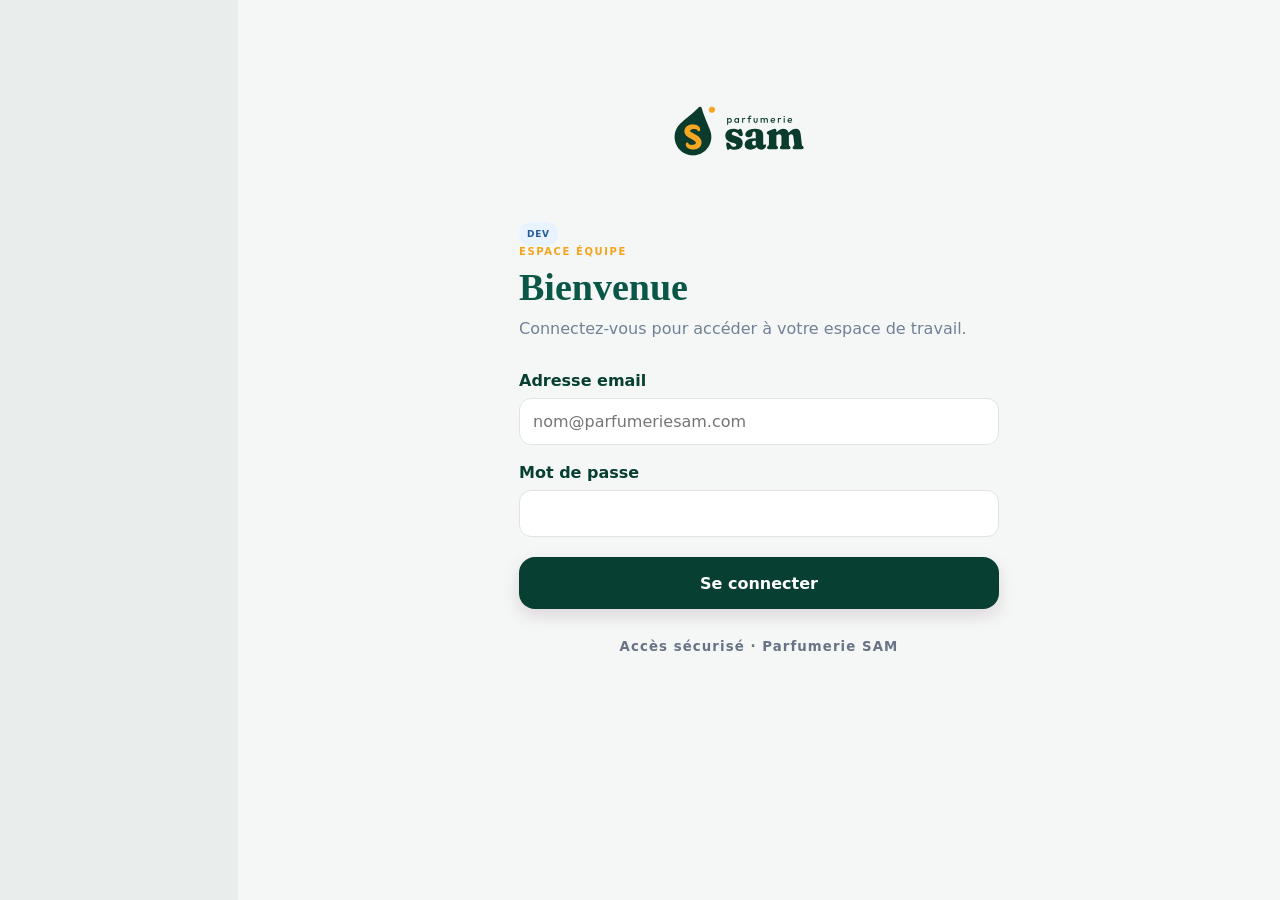
<file: index.html>
<!doctype html>
<html lang="fr">
<head>
  <meta charset="UTF-8">
  <meta name="viewport" content="width=device-width,initial-scale=1,viewport-fit=cover">
  <meta name="theme-color" content="#073f32">
  <title>Parfumerie SAM · Espace équipe</title>
  <script>
    // Applique la préférence avant le rendu pour éviter un flash de thème.
    (()=>{try{const saved=localStorage.getItem('bm_theme'),theme=saved||((matchMedia&&matchMedia('(prefers-color-scheme: dark)').matches)?'dark':'light');document.documentElement.dataset.theme=theme}catch{document.documentElement.dataset.theme='light'}})();
  </script>
  <link rel="stylesheet" href="styles.css?v=7">
  <link rel="stylesheet" href="sam-theme.css?v=16">
  <link rel="stylesheet" href="crm-theme.css?v=14">
  <link rel="stylesheet" href="mockup-parity.css?v=4">
  <link rel="manifest" href="manifest.webmanifest?v=1">
  <meta name="mobile-web-app-capable" content="yes">
  <meta name="apple-mobile-web-app-capable" content="yes">
  <meta name="apple-mobile-web-app-status-bar-style" content="default">
  <meta name="apple-mobile-web-app-title" content="Parfumerie SAM">
  <link rel="apple-touch-icon" href="assets/brand/icone-app.svg">
</head>
<body>
  <main class="app" id="app">
    <div class="boot-screen">
      <img src="assets/brand/logo.svg" alt="Parfumerie SAM">
      <p>Ouverture de votre espace…</p>
    </div>
  </main>
  <script src="config.js?v=1"></script>
  <script src="app.js?v=17"></script>
  <script src="ui-templates.js?v=1"></script>
  <script src="patron-anomalies.js?v=6"></script>
  <script src="admin-routes.js?v=11"></script>
  <script src="ux-shell.js?v=38"></script>
  <script src="catalog-ux.js?v=6"></script>
  <script src="request-packaging-ux.js?v=6"></script>
  <script src="route-aware-requests.js?v=2"></script>
  <script src="stock-flow-ux.js?v=6"></script>
  <script src="stock-network-ux.js?v=2"></script>
  <script src="supplier-arrivals-ux.js?v=3"></script>
  <script src="flow-inboxes.js?v=7"></script>
  <script src="inventory-ux.js?v=3"></script>
  <script src="patron-oversight.js?v=4"></script>
  <script src="catalog-admin.js?v=6"></script>
  <script src="admin-console.js?v=12"></script>
  <script src="admin-extras.js?v=14"></script>
  <script src="money-ux.js?v=11"></script>
  <script src="transaction-history.js?v=1"></script>
  <script src="pwa.js?v=1"></script>
  <script>boot()</script>
</body>
</html>
</file>
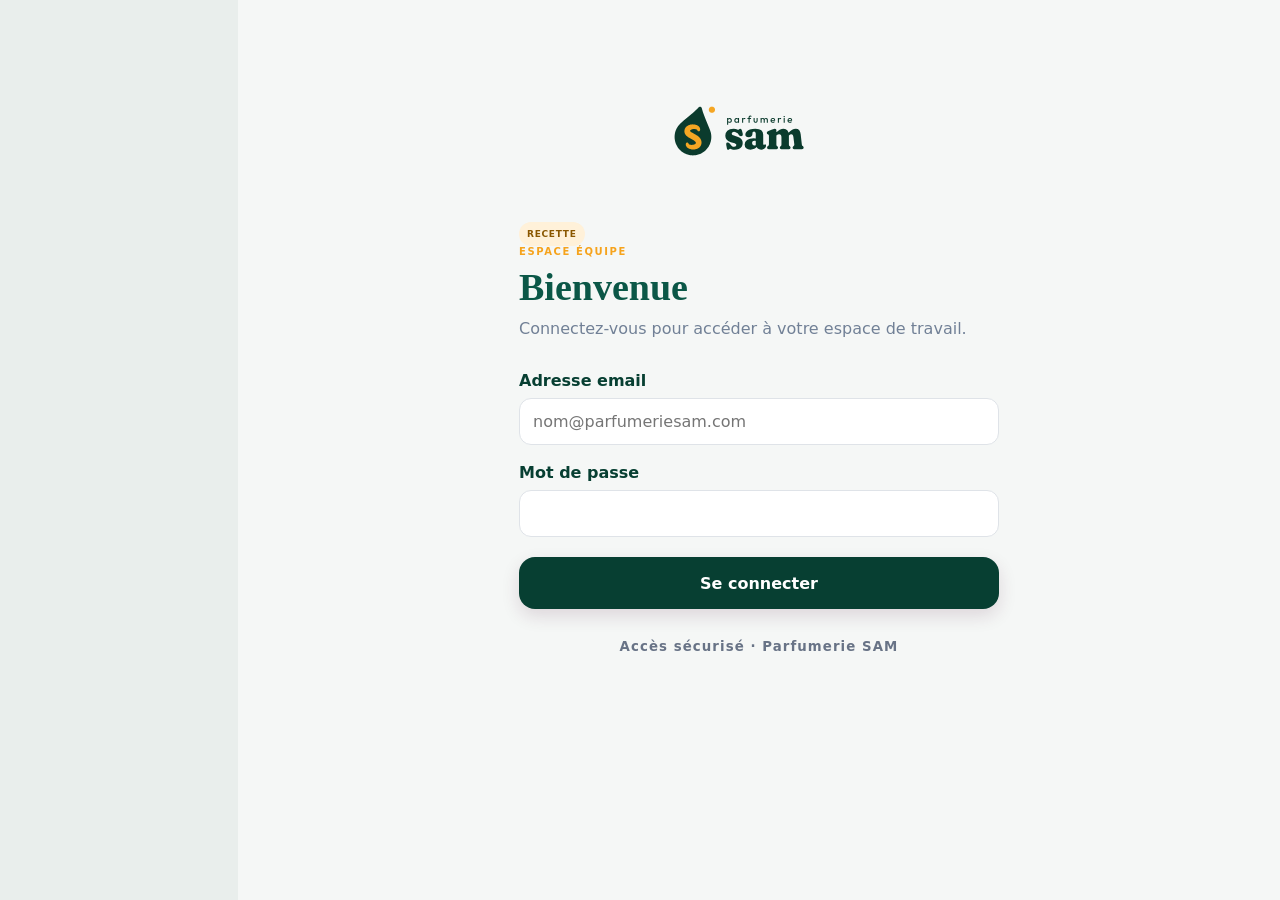
<file: test.html>
<!doctype html>
<html lang="fr">
<head>
  <meta charset="UTF-8">
  <meta name="viewport" content="width=device-width,initial-scale=1,viewport-fit=cover">
  <meta name="theme-color" content="#073f32">
  <title>Parfumerie SAM · Recette</title>
  <script>
    (()=>{try{const saved=localStorage.getItem('bm_theme'),theme=saved||((matchMedia&&matchMedia('(prefers-color-scheme: dark)').matches)?'dark':'light');document.documentElement.dataset.theme=theme}catch{document.documentElement.dataset.theme='light'}})();
  </script>
  <link rel="stylesheet" href="styles.css?v=7">
  <link rel="stylesheet" href="sam-theme.css?v=16">
  <link rel="stylesheet" href="crm-theme.css?v=14">
  <link rel="stylesheet" href="mockup-parity.css?v=4">
  <link rel="stylesheet" href="patron-dashboard.css?v=1">
  <link rel="stylesheet" href="manager-dashboard.css?v=2">
  <link rel="manifest" href="manifest-test.webmanifest?v=1">
  <meta name="mobile-web-app-capable" content="yes">
  <meta name="apple-mobile-web-app-capable" content="yes">
  <meta name="apple-mobile-web-app-status-bar-style" content="default">
  <meta name="apple-mobile-web-app-title" content="SAM Recette">
  <link rel="apple-touch-icon" href="assets/brand/icone-app.svg">
</head>
<body>
  <main class="app" id="app">
    <div class="boot-screen">
      <img src="assets/brand/logo.svg" alt="Parfumerie SAM">
      <p>Ouverture de l’environnement de recette…</p>
    </div>
  </main>
  <script src="config-test.js?v=1"></script>
  <script src="app.js?v=17"></script>
  <script src="ui-templates.js?v=1"></script>
  <script src="patron-anomalies.js?v=6"></script>
  <script src="admin-routes.js?v=11"></script>
  <script src="ux-shell.js?v=38"></script>
  <script src="patron-dashboard.js?v=1"></script>
  <script src="manager-dashboard.js?v=2"></script>
  <script src="catalog-ux.js?v=6"></script>
  <script src="request-packaging-ux.js?v=6"></script>
  <script src="route-aware-requests.js?v=2"></script>
  <script src="stock-flow-ux.js?v=6"></script>
  <script src="stock-network-ux.js?v=2"></script>
  <script src="supplier-arrivals-ux.js?v=3"></script>
  <script src="flow-inboxes.js?v=7"></script>
  <script src="inventory-ux.js?v=3"></script>
  <script src="patron-oversight.js?v=4"></script>
  <script src="catalog-admin.js?v=6"></script>
  <script src="admin-console.js?v=12"></script>
  <script src="admin-extras.js?v=14"></script>
  <script src="money-ux.js?v=11"></script>
  <script src="transaction-history.js?v=1"></script>
  <script src="pwa.js?v=1"></script>
  <script>boot()</script>
</body>
</html>
</file>
<file: styles.css>
*{box-sizing:border-box}body{margin:0;background:#f5f6f8;font-family:Inter,system-ui,sans-serif;color:#18212f}.app{max-width:480px;margin:auto;min-height:100vh;background:#fff;padding:22px 18px 90px}button,input,select{font:inherit}button{cursor:pointer}button:disabled{opacity:.55;cursor:not-allowed}header{display:flex;justify-content:space-between;align-items:start;min-height:50px;gap:12px}header small,.title small,.login>small{font-weight:800;letter-spacing:.08em;color:#687386}h1{font-size:24px;margin:8px 0 8px}p{margin:0;color:#718096}.avatar,.back{border:0;border-radius:50%;width:42px;height:42px;font-weight:800;flex:0 0 auto}.back{font-size:22px}.header-context{flex:1}.context-pill,.context-select{display:inline-flex;align-items:center;gap:6px;margin-top:4px;padding:8px 11px;background:#f3f5f7;border-radius:12px;color:#4b5563;font-size:13px;font-weight:700}.context-select select{border:0;padding:0;background:transparent;font-weight:800;color:#18212f;max-width:260px}.home-summary{margin:24px 0;padding:20px;border-radius:20px;background:#172033;color:#fff;display:flex;flex-direction:column;gap:5px}.home-summary span,.home-summary small{opacity:.72}.home-summary strong{font-size:22px}.hero{margin:24px 0;padding:20px;border-radius:20px;background:#172033;color:white;display:flex;flex-direction:column;gap:8px}.hero span{opacity:.75}.hero strong{font-size:20px}.hero button{align-self:start;margin-top:8px;border:0;border-radius:10px;padding:10px 13px;font-weight:700}h2{font-size:17px;margin:24px 0 12px}.section-muted{color:#687386;margin-top:30px}.grid{display:grid;grid-template-columns:1fr 1fr;gap:12px}.card{text-align:left;border:1px solid #e8ebef;background:#fff;border-radius:18px;padding:16px;min-height:132px}.card.wide{grid-column:1/-1;min-height:108px}.card b{font-size:25px;display:block;margin-bottom:15px}.card span,.product-row strong{display:block;font-weight:800;font-size:15px}.card small,.product-row small,.product-row span{display:block;color:#7a8492;margin-top:5px;line-height:1.35}.admin-grid .card{background:#f8f9fb}.product-row{display:flex;gap:13px;border:1px solid #e8ebef;padding:13px;border-radius:16px;align-items:center}.photo{width:54px;height:54px;border-radius:12px;background:#f2f3f5;display:grid;place-items:center;font-size:25px;flex:0 0 auto}nav{position:fixed;bottom:0;left:50%;transform:translateX(-50%);width:min(480px,100%);height:70px;background:white;border-top:1px solid #e8ebef;display:flex;justify-content:space-around;padding:8px;z-index:20}nav button{border:0;background:none;color:#8a929e;font-size:20px}nav span{display:block;font-size:11px;margin-top:3px}.active{color:#18212f;font-weight:800}.title{margin:12px 0 22px}.search{display:flex;gap:8px;background:#f4f5f7;padding:14px;border-radius:14px;position:sticky;top:6px;z-index:5}.search input{border:0;outline:0;background:transparent;width:100%;font-size:16px}.chips{display:flex;gap:8px;overflow:auto;padding:14px 0}.chips button{border:1px solid #e1e5ea;background:#fff;border-radius:20px;padding:8px 12px;white-space:nowrap}.chips .selected{background:#172033;color:white}.list{display:flex;flex-direction:column;gap:10px}.grow{flex:1}.product-row>button{border:0;background:#eef0f3;border-radius:50%;width:40px;height:40px;font-size:20px}.basket,.primary{width:100%;border:0;background:#172033;color:#fff;border-radius:14px;padding:15px;font-weight:800;margin-top:20px}.secondary{background:#eef0f3;color:#18212f}.basket span{background:#fff;color:#172033;border-radius:20px;padding:3px 8px;margin-left:6px}.big-photo{height:180px;border-radius:20px;background:#f4f5f7;display:grid;place-items:center;font-size:80px;margin:18px 0}.pack-card{border:1px solid #e8ebef;border-radius:16px;padding:15px}.pack-card>strong{display:block;line-height:1.35}.pack-card>small{display:block;color:#7a8492;margin:8px 0}.pack-options,.pack-buttons{display:flex;flex-wrap:wrap;gap:7px}.pack-options span,.pack-buttons button{background:#f1f3f5;border:1px solid transparent;border-radius:18px;padding:9px 11px;font-size:13px;font-weight:700}.pack-buttons button.selected{background:#172033;color:#fff}.pack-options em{color:#9a6700;background:#fff7d6;border-radius:12px;padding:7px 9px;font-size:12px}.unit-total{margin-top:14px;padding:16px;border-radius:16px;background:#f4f7f5;text-align:center}.unit-total span,.unit-total small{display:block;color:#718096}.unit-total strong{display:block;font-size:24px;margin:4px}.human-qty{font-weight:800!important;color:#18212f!important}.request-total{text-align:right;margin-top:14px;font-weight:800;color:#4b5563}label{display:block;font-weight:800;margin:18px 0 8px}select,.login input{width:100%;padding:13px;border:1px solid #dfe3e8;border-radius:12px;background:#fff}.qty{display:flex;justify-content:center;align-items:center;gap:30px;border:1px solid #e2e5e9;border-radius:14px;padding:10px}.qty button{border:0;border-radius:50%;width:38px;height:38px;font-size:22px}.qty strong{font-size:22px}.empty{text-align:center;padding:60px 20px;color:#718096}.success{text-align:center;padding-top:100px}.success>div{margin:auto;width:70px;height:70px;border-radius:50%;background:#e9f7ef;display:grid;place-items:center;font-size:34px}.success p{line-height:1.5;margin:12px 0 25px}.login{padding-top:70px}.login h1{font-size:30px;margin-top:12px}.login>p{margin:8px 0 30px}.login form{margin-top:20px}.login-error{background:#fff1f1;color:#a12b2b;padding:12px;border-radius:12px;margin:18px 0}.poc-note{display:block;text-align:center;margin-top:28px;color:#8a929e;line-height:1.5}@media(min-width:700px){body{padding:24px}.app{border-radius:24px;box-shadow:0 12px 40px #00000012;min-height:calc(100vh - 48px)}}
</file>
<file: sam-theme.css>
:root {
  --sam-plum: #4b1736;
  --sam-plum-dark: #2e1024;
  --sam-gold: #c89b58;
  --sam-ivory: #fbf8f4;
  --sam-ink: #241b22;
  --sam-muted: #766c73;
  --sam-line: #eadfe5;
  --sam-success: #247553;
  --sam-alert: #9f5a20;
  --sam-shadow: 0 12px 34px rgba(64, 25, 49, .1);
}

body { background: linear-gradient(145deg, #f4edf1, #fbf8f4); color: var(--sam-ink); }
.app { background: var(--sam-ivory); padding: 20px 18px calc(96px + env(safe-area-inset-bottom)); overflow-x: hidden; }
.boot-screen { min-height: 70vh; display: grid; place-content: center; text-align: center; color: var(--sam-plum); }
.boot-screen strong { font-family: Georgia, serif; font-size: 42px; letter-spacing: .12em; }
.boot-screen span { font-size: 11px; letter-spacing: .3em; }
.boot-screen p { margin-top: 28px; }

.brand { display: flex; align-items: center; gap: 12px; color: var(--sam-plum); }
.brand svg { width: 54px; height: 54px; fill: var(--sam-plum); flex: 0 0 auto; }
.brand .brand-s { fill: none; stroke: var(--sam-ivory); stroke-width: 3; stroke-linecap: round; }
.brand span { display: flex; flex-direction: column; }
.brand b { font-family: Georgia, serif; font-size: 29px; line-height: 1; letter-spacing: .1em; }
.brand small { margin-top: 5px; font-size: 9px; font-weight: 800; letter-spacing: .24em; color: var(--sam-gold); }
.brand.compact { gap: 8px; }
.brand.compact svg { width: 37px; height: 37px; }
.brand.compact b { font-size: 21px; }

.app-header { align-items: center; min-height: 54px; padding-bottom: 12px; border-bottom: 1px solid rgba(75, 23, 54, .08); }
.app-header .header-context { display: flex; justify-content: center; min-width: 0; }
.context-pill, .context-select { margin: 0; background: #f2e9ee; color: var(--sam-plum); border-radius: 999px; max-width: 100%; }
.context-select select { color: var(--sam-plum); max-width: 175px; }
.avatar, .back { background: var(--sam-plum); color: #fff; box-shadow: 0 5px 14px rgba(75, 23, 54, .18); }

.welcome { margin: 20px 0 26px; padding: 24px; border-radius: 24px; background: linear-gradient(135deg, var(--sam-plum-dark), var(--sam-plum)); color: #fff; box-shadow: var(--sam-shadow); position: relative; overflow: hidden; }
.welcome::after { content: "S"; position: absolute; right: -6px; bottom: -34px; font: 120px Georgia, serif; color: rgba(255, 255, 255, .06); }
.welcome span { font-size: 14px; color: #eadce5; }
.welcome h1 { font-family: Georgia, serif; font-size: 30px; margin: 9px 0 6px; }
.welcome p { color: #d8c2d0; }
.section-heading small, .title small, .login-intro span { font-size: 10px; letter-spacing: .16em; color: var(--sam-gold); font-weight: 900; }
.section-heading h2 { font-size: 21px; margin: 5px 0 14px; }
.title h1 { font-family: Georgia, serif; font-size: 29px; color: var(--sam-plum-dark); }
.title p { line-height: 1.5; }

.grid { gap: 12px; }
.card { position: relative; border: 1px solid var(--sam-line); background: #fff; border-radius: 20px; padding: 17px; min-height: 140px; box-shadow: 0 6px 18px rgba(64, 25, 49, .045); transition: transform .15s ease, box-shadow .15s ease; }
.card:active { transform: scale(.985); }
.card.wide { min-height: 112px; }
.card b { width: 42px; height: 42px; margin: 0 0 16px; display: grid; place-items: center; border-radius: 14px; background: #f2e9ee; color: var(--sam-plum); font-size: 21px; }
.card span { font-size: 16px; color: var(--sam-ink); padding-right: 20px; }
.card small { color: var(--sam-muted); line-height: 1.45; }
.card i { position: absolute; right: 15px; bottom: 14px; color: var(--sam-gold); font-style: normal; font-weight: 900; }
.card.attention { border-color: #e8cdb5; background: #fffaf5; }
.card.attention b { background: #f8eadc; color: var(--sam-alert); }

.primary, .basket { background: var(--sam-plum); border-radius: 16px; min-height: 52px; box-shadow: 0 7px 18px rgba(75, 23, 54, .14); }
.secondary { background: #f1e8ed; color: var(--sam-plum); box-shadow: none; }
input, select, textarea { width: 100%; padding: 14px; border: 1px solid #ddcfd7; border-radius: 13px; background: #fff; color: var(--sam-ink); font: inherit; }
input:focus, select:focus, textarea:focus { outline: 3px solid rgba(200, 155, 88, .22); border-color: var(--sam-gold); }
button:focus-visible, a:focus-visible { outline: 3px solid rgba(200, 155, 88, .55); outline-offset: 3px; }
button { min-height: 44px; }
.field-help { margin-top: 8px; color: var(--sam-muted); font-size: 12px; line-height: 1.45; }
.product-row, .pack-card { border-color: var(--sam-line); background: #fff; box-shadow: 0 4px 14px rgba(64, 25, 49, .035); }
.photo { width: 72px; height: 72px; overflow: hidden; }
.photo img, .big-photo img, .reference-photo img { width: 100%; height: 100%; display: block; object-fit: contain; }
.big-photo { min-height: 240px; height: clamp(260px, 48vh, 460px); overflow: hidden; }
.product-hero-photo { margin: 18px 0 24px; padding: 22px; border: 1px solid var(--sam-line); background: #fff; }
.product-hero-photo img { max-width: 100%; max-height: 100%; margin: auto; object-fit: contain; object-position: center; }
.catalog-photo-fallback { width: 100%; height: 100%; display: grid; place-items: center; font-size: 34px; }
.network-summary { display: grid; grid-template-columns: auto 1fr auto 1fr; align-items: center; gap: 8px 10px; margin: 14px 0; padding: 14px 16px; border-radius: 16px; background: #f5eef2; color: var(--sam-muted); }
.network-summary strong { color: var(--sam-plum); font-size: 20px; }
.stock-quantity, .stock-variation { min-width: 58px; text-align: right; color: var(--sam-plum); font-size: 22px; }
.stock-variation.positive { color: #287a52; }
.stock-variation.negative { color: #9b3e3e; }
.reference-card { display: flex; align-items: center; gap: 14px; }
.reference-card > div { min-width: 0; flex: 1; }
.reference-photo { width: 82px; height: 82px; flex: 0 0 auto; overflow: hidden; border-radius: 14px; background: #f5eef2; }
.reference-photo-admin { display: flex; align-items: center; gap: 18px; margin-bottom: 22px; padding: 18px; border: 1px solid var(--sam-line); border-radius: 18px; background: #fff; }
.reference-photo-admin h2 { margin: 0 0 6px; font-size: 18px; color: var(--sam-plum-dark); }
.reference-photo-admin p { font-size: 12px; line-height: 1.45; }
.reference-photo-admin .admin-toolbar { margin-bottom: 0; }
.admin-photo-preview { width: 128px; height: 128px; flex: 0 0 auto; display: grid; place-content: center; gap: 6px; overflow: hidden; border-radius: 18px; background: #f5eef2; color: var(--sam-muted); text-align: center; }
.admin-photo-preview img { width: 100%; height: 100%; object-fit: cover; }
.admin-photo-preview span { font-size: 38px; }
.admin-photo-preview small { font-size: 11px; }
.visually-hidden { position: absolute !important; width: 1px !important; height: 1px !important; padding: 0 !important; margin: -1px !important; overflow: hidden !important; clip: rect(0, 0, 0, 0) !important; white-space: nowrap !important; border: 0 !important; }
.danger-action { color: #8a2d2d !important; border-color: #eccaca !important; background: #fff5f5 !important; }
.supplier-fieldset { margin: 18px 0; padding: 14px; border: 1px solid var(--sam-line); border-radius: 14px; background: #fff; }
.supplier-fieldset legend { padding: 0 6px; color: var(--sam-plum-dark); font-weight: 800; }
.supplier-fieldset label { display: flex; align-items: center; gap: 8px; margin: 8px 0; font-weight: 600; }
.supplier-fieldset input { width: auto; }
.product-manufacturer { margin-top: 8px; color: var(--sam-muted); font-size: 13px; }
.product-row > div:last-child button, .mini { min-height: 38px; margin: 3px; padding: 7px 10px; border: 1px solid var(--sam-line); border-radius: 10px; background: #f5eef2; color: var(--sam-plum); }
.product-row > .row-action { width: auto; min-width: 112px; height: auto; min-height: 44px; padding: 10px 14px; border: 1px solid #d9c3cf; border-radius: 12px; background: #f5eef2; color: var(--sam-plum); font-size: 13px; font-weight: 800; white-space: nowrap; }
.product-row > .row-action:hover { background: #eadde4; }
.status-badge { display: inline-flex !important; width: fit-content; margin-top: 9px !important; padding: 5px 9px; border-radius: 999px; font-size: 11px; font-weight: 800; }
.status-badge.enabled { background: #e8f5ee; color: var(--sam-success); }
.status-badge.disabled { background: #f1ecef; color: var(--sam-muted); }
.role-list { display: grid; gap: 7px; margin-top: 10px; }
.role-assignment { display: flex; align-items: center; justify-content: space-between; gap: 8px; padding: 7px 8px 7px 10px; border-radius: 10px; background: #faf6f8; }
.role-assignment span { margin: 0; color: var(--sam-ink); font-size: 12px; }
.muted-label { color: var(--sam-muted); font-size: 12px; }
.form-section { margin-top: 24px; padding: 18px; border: 1px solid var(--sam-line); border-radius: 18px; background: #fff; }
.form-section h2 { margin: 0 0 12px; color: var(--sam-plum-dark); }
.form-pair { display: grid; grid-template-columns: 2fr 1fr; gap: 12px; }
.form-pair label { margin-top: 10px; }
.auto-value { padding: 13px 14px; border-radius: 13px; background: #f5eef2; color: var(--sam-plum); }
.auto-value strong, .auto-value span { display: block; }
.auto-value span { margin-top: 4px; color: var(--sam-muted); font-size: 12px; line-height: 1.4; }
.admin-toolbar { display: flex; flex-wrap: wrap; gap: 8px; margin: 14px 0; }
.admin-toolbar button { min-height: 46px; padding: 10px 14px; border: 1px solid var(--sam-line); border-radius: 13px; background: #fff; color: var(--sam-plum); font-weight: 800; }
.admin-toolbar .primary { background: var(--sam-plum); color: #fff; }
.admin-filters { display: grid; gap: 10px; margin: 14px 0 20px; padding: 14px; border: 1px solid var(--sam-line); border-radius: 17px; background: #fff; }
.admin-filters label { margin: 0; }
[hidden] { display: none !important; }
.stock-quantity { min-width: 56px; padding: 10px; border-radius: 13px; background: #f3eaf0; color: var(--sam-plum); text-align: center; }
.stock-quantity strong { display: block; font-size: 22px; line-height: 1; }
.stock-quantity small { display: block; margin-top: 4px; color: var(--sam-muted); font-size: 9px; }
.empty-state { grid-column: 1 / -1; text-align: center; padding: 42px 20px; border: 1px dashed #d8c8d1; border-radius: 20px; background: #fff; }
.empty-state > b { display: grid; place-items: center; width: 58px; height: 58px; margin: auto; border-radius: 50%; background: #e7f4ed; color: var(--sam-success); font-size: 26px; }
.empty-state h2 { margin-bottom: 8px; }
.empty-state p { line-height: 1.5; }
.empty { padding: 28px 20px; border: 1px dashed #d8c8d1; border-radius: 18px; background: #fff; color: var(--sam-muted); line-height: 1.5; text-align: center; }

.dashboard { margin: 0 0 28px; padding: 18px; border: 1px solid var(--sam-line); border-radius: 22px; background: #fff; box-shadow: 0 6px 20px rgba(64, 25, 49, .05); }
.dashboard-title { display: flex; align-items: flex-start; justify-content: space-between; gap: 12px; }
.dashboard-title small { color: var(--sam-gold); font-size: 9px; font-weight: 900; letter-spacing: .15em; }
.dashboard-title h2 { margin: 4px 0 14px; font-size: 19px; }
.live-dot { padding: 5px 9px; border-radius: 999px; background: #e8f5ee; color: var(--sam-success); font-size: 10px; font-weight: 900; text-transform: uppercase; }
.metrics { display: grid; grid-template-columns: repeat(3, 1fr); gap: 8px; }
.metric { min-width: 0; padding: 13px 7px; border: 0; border-radius: 15px; background: #f8f3f6; color: var(--sam-plum); text-align: center; }
.metric strong { display: block; font-size: 24px; line-height: 1.1; }
.metric span { display: block; margin-top: 6px; color: var(--sam-muted); font-size: 10px; line-height: 1.25; }
.dashboard-note { margin-top: 11px; text-align: right; color: #95878f; font-size: 10px; }

nav { height: 78px; padding: 8px 10px calc(8px + env(safe-area-inset-bottom)); background: rgba(255, 255, 255, .96); border-color: var(--sam-line); backdrop-filter: blur(14px); }
nav button { min-width: 66px; color: #8b7f86; font-size: 16px; border-radius: 14px; padding: 5px 8px; }
nav button b { display: block; font-size: 20px; line-height: 1; }
nav button.active { color: var(--sam-plum); background: #f3eaf0; }
nav span { font-size: 11px; font-weight: 750; margin-top: 5px; }
.admin-nav button { min-width: 58px; padding-inline: 5px; }
.admin-nav span { font-size: 10px; }

.login { padding-top: 38px; }
.login > .brand { justify-content: center; margin-bottom: 50px; }
.login-intro span { display: block; }
.login-intro h1 { font-family: Georgia, serif; font-size: 38px; color: var(--sam-plum); margin: 8px 0; }
.login-intro p { line-height: 1.5; margin-bottom: 30px; }
.login label { color: var(--sam-plum-dark); }
.poc-note { color: var(--sam-muted); }

@media (max-width: 360px) {
  .grid { grid-template-columns: 1fr; }
  .card { min-height: 108px; }
  .metrics { gap: 5px; }
  .metric { padding-inline: 4px; }
}

@media (max-width: 520px) {
  .product-hero-photo { min-height: 0; height: min(56vh, 360px); margin-inline: -4px; padding: 12px; }
  .admin-row { align-items: stretch; flex-direction: column; }
  .product-row > .row-action { width: 100%; }
  .form-pair { grid-template-columns: 1fr; gap: 0; }
  .reference-photo-admin { align-items: stretch; flex-direction: column; }
  .admin-photo-preview { width: 100%; height: 210px; }
}

@media (prefers-reduced-motion: reduce) {
  *, *::before, *::after { scroll-behavior: auto !important; transition: none !important; }
}

@media (min-width: 700px) {
  body { padding: 24px; }
  .app { max-width: 900px; padding: 26px 28px 104px; border-radius: 28px; min-height: calc(100vh - 48px); box-shadow: 0 20px 60px rgba(64, 25, 49, .12); }
  .grid { grid-template-columns: repeat(3, minmax(0, 1fr)); }
  .card.wide { grid-column: span 2; }
  .welcome { padding: 30px; }
  .dashboard { padding: 24px; }
  .metric { padding: 17px 10px; }
  nav { width: min(900px, calc(100% - 48px)); }
  .login { width: min(100%, 480px); margin-inline: auto; }
  .admin-filters { grid-template-columns: repeat(3, minmax(0, 1fr)); }
}

@media (min-width: 1100px) {
  body { padding: 28px 32px 28px 276px; }
  .app { width: 100%; max-width: 1180px; margin: 0 auto; padding: 32px 38px 48px; min-height: calc(100vh - 56px); }
  .app-header { position: sticky; top: 0; z-index: 10; margin: -32px -38px 24px; padding: 18px 38px; background: rgba(251, 248, 244, .94); backdrop-filter: blur(14px); }
  .app-header .header-context { justify-content: flex-start; margin-left: 26px; }
  .context-select select { max-width: 280px; }
  .welcome { margin-top: 0; padding: 34px; }
  .welcome h1 { font-size: 36px; }
  .dashboard { display: grid; grid-template-columns: minmax(210px, .8fr) minmax(480px, 2fr); align-items: center; gap: 22px; }
  .dashboard-title h2 { margin-bottom: 0; }
  .dashboard-note { grid-column: 2; margin: -12px 0 0; }
  .grid { grid-template-columns: repeat(3, minmax(0, 1fr)); gap: 16px; }
  .card { min-height: 158px; padding: 20px; }
  .card.wide { grid-column: span 2; }
  .list { display: grid; grid-template-columns: repeat(2, minmax(0, 1fr)); gap: 12px; }
  .list > .empty, .list > .empty-state { grid-column: 1 / -1; }
  .product-row { min-width: 0; }
  nav { left: 28px; top: 28px; bottom: 28px; transform: none; width: 216px; height: auto; padding: 110px 14px 18px; border: 1px solid var(--sam-line); border-radius: 26px; flex-direction: column; justify-content: flex-start; gap: 8px; box-shadow: var(--sam-shadow); }
  nav::before { content: "SAM"; position: absolute; top: 32px; left: 26px; color: var(--sam-plum); font: 700 28px Georgia, serif; letter-spacing: .12em; }
  nav::after { content: "PARFUMERIE"; position: absolute; top: 67px; left: 27px; color: var(--sam-gold); font-size: 9px; font-weight: 900; letter-spacing: .24em; }
  nav button { width: 100%; min-height: 54px; display: grid; grid-template-columns: 32px 1fr; align-items: center; text-align: left; }
  nav button b { text-align: center; }
  nav span { margin: 0; font-size: 14px; }
  .admin-nav button { min-width: 0; padding-inline: 8px; }
  .admin-nav span { font-size: 14px; }
  .title { max-width: 780px; }
  .title h1 { font-size: 34px; }
  .login { padding-top: 70px; }
}

@media (min-width: 1500px) {
  body { padding-left: 300px; }
  nav { left: 40px; width: 228px; }
  .app { max-width: 1320px; }
}

.lana-import-thumbnail { width: 76px; height: 92px; object-fit: contain; flex: 0 0 76px; padding: 6px; border-radius: 14px; background: #fff; border: 1px solid var(--sam-line); }
.lana-import-preview { display: flex; align-items: center; gap: 18px; margin: 0 0 18px; padding: 16px; border: 1px solid var(--sam-line); border-radius: 18px; background: #fff; }
.lana-import-preview img { width: 120px; height: 140px; object-fit: contain; }
.lana-import-preview p { margin: 6px 0 0; color: var(--sam-muted); }
.form-card, .summary-card { margin: 18px 0; padding: 18px; border: 1px solid var(--sam-line); border-radius: 20px; background: #fff; box-shadow: 0 8px 24px rgba(64, 25, 49, .06); }
.form-card label { display: block; margin-bottom: 14px; color: var(--sam-plum-dark); font-size: 13px; font-weight: 750; }
.form-card label:last-child { margin-bottom: 0; }
.form-card input, .form-card select, .form-card textarea { margin-top: 7px; }
.summary-card dl { margin: 0; display: grid; gap: 10px; }
.summary-card dl div { display: flex; justify-content: space-between; gap: 18px; padding-bottom: 10px; border-bottom: 1px solid var(--sam-line); }
.summary-card dl div:last-child { padding-bottom: 0; border: 0; }
.summary-card dt { color: var(--sam-muted); }
.summary-card dd { margin: 0; text-align: right; font-weight: 800; color: var(--sam-plum-dark); }
.sticky-actions { position: sticky; bottom: 78px; z-index: 5; padding: 12px 0; background: linear-gradient(transparent, var(--sam-cream) 28%); }
.sticky-actions .primary { margin: 0; }
.form-help { color: var(--sam-muted); font-size: 13px; line-height: 1.5; text-align: center; }
.success-state { min-height: 62vh; display: grid; place-content: center; justify-items: center; text-align: center; gap: 10px; }
.success-state > b { display: grid; place-items: center; width: 72px; height: 72px; border-radius: 50%; background: #e8f5ed; color: #26754a; font-size: 34px; }
.success-state > strong { color: var(--sam-plum); font-size: 24px; letter-spacing: .04em; }
.danger-link { color: #9e2941 !important; }
@media (max-width: 540px) {
  .lana-import-preview { align-items: flex-start; }
  .lana-import-preview img { width: 92px; height: 110px; }
}
</file>
<file: crm-theme.css>
:root {
  --sam-plum: #0b5747;
  --sam-plum-dark: #073f32;
  --sam-gold: #f6a31c;
  --sam-ivory: #f5f7f6;
  --sam-ink: #17231f;
  --sam-muted: #66756f;
  --sam-line: #dce6e2;
  --sam-success: #13845f;
  --sam-alert: #a96008;
  --sam-shadow: 0 14px 38px rgba(7, 63, 50, .1);
}

body { background: #edf2f0; }
.app { background: #f8faf9; }
.boot-screen img { width: min(260px, 72vw); margin: 0 auto; }
.brand img { display: block; width: 178px; height: 58px; object-fit: contain; object-position: left center; }
.brand.compact img { width: 42px; height: 42px; }

.app-header { gap: 10px; background: rgba(255, 255, 255, .96); border-color: var(--sam-line); }
.global-search { display: flex; align-items: center; gap: 8px; min-width: 44px; height: 42px; margin: 0; padding: 0 12px; border: 1px solid var(--sam-line); border-radius: 10px; background: #f8faf9; color: var(--sam-muted); }
.global-search b { color: var(--sam-plum); font-size: 21px; }
.global-search input { display: none; height: 38px; margin: 0; padding: 0; border: 0; outline: 0; background: transparent; box-shadow: none; }
.header-context { flex: 1; }
.context-pill, .context-select { background: #e9f2ef; color: var(--sam-plum-dark); }
.context-select select { color: var(--sam-plum-dark); }
.site-switch { min-width: 205px; height: 44px; margin: 0; padding: 0 12px; display: grid; grid-template-columns: 26px 1fr 16px; align-items: center; gap: 7px; border: 1px solid var(--sam-line); border-radius: 10px; background: #fff; color: var(--sam-ink); text-align: left; }
.site-switch.single { grid-template-columns: 26px 1fr; }
.site-switch > span { color: var(--sam-plum); font-size: 17px; }
.site-switch > div { min-width: 0; display: flex; flex-direction: column; }
.site-switch small { color: var(--sam-muted); font-size: 9px; line-height: 1.2; }
.site-switch b { overflow: hidden; font-size: 12px; text-overflow: ellipsis; white-space: nowrap; }
.site-switch select { width: 100%; height: 20px; margin: 0; padding: 0 20px 0 0; border: 0; border-radius: 0; background: transparent; color: var(--sam-ink); font-size: 12px; font-weight: 800; }
.header-task { position: relative; display: grid; place-items: center; width: 40px; height: 40px; flex: 0 0 40px; padding: 0; border: 1px solid var(--sam-line); border-radius: 50%; background: #fff; color: var(--sam-plum); font-weight: 900; }
.header-task i { position: absolute; right: -5px; top: -6px; min-width: 20px; height: 20px; padding: 0 5px; display: grid; place-items: center; border: 2px solid #fff; border-radius: 12px; background: #e05252; color: #fff; font-size: 10px; font-style: normal; font-weight: 900; }
.header-task i[hidden], .nav-count[hidden] { display: none; }
.theme-toggle { display: grid; place-items: center; width: 40px; height: 40px; flex: 0 0 40px; padding: 0; border: 1px solid var(--sam-line); border-radius: 50%; background: #fff; color: var(--sam-plum-dark); font-size: 19px; }
.environment-badge { display: inline-flex; align-items: center; justify-content: center; min-height: 24px; padding: 3px 8px; border-radius: 999px; background: #e9f3ff; color: #245b95; font-size: 9px; font-weight: 900; letter-spacing: .08em; }
.environment-badge.env-recette { background: #fff1d9; color: #8a5700; }
.login > .environment-badge { width: max-content; margin: 12px auto 0; }
.profile-trigger { min-width: 148px; display: grid; grid-template-columns: 42px 1fr 14px; align-items: center; gap: 9px; min-height: 44px; padding: 0; background: transparent; color: var(--sam-ink); text-align: left; }
.profile-trigger .avatar { display: grid; place-items: center; width: 42px; height: 42px; flex: 0 0 42px; border-radius: 50%; background: var(--sam-plum-dark); color: #fff; box-shadow: none; }
.profile-copy { display: none; }
.profile-trigger em { display: none; color: var(--sam-muted); font-style: normal; }

.welcome.page-head { display: flex; align-items: flex-start; justify-content: space-between; gap: 24px; margin: 4px 0 26px; padding: 0; border-radius: 0; background: transparent; color: var(--sam-ink); box-shadow: none; overflow: visible; }
.welcome.page-head::after { display: none; }
.welcome.page-head .eyebrow { display: block; margin-bottom: 7px; color: var(--sam-plum); font-size: 10px; font-weight: 900; letter-spacing: .13em; }
.welcome.page-head h1 { margin: 0 0 7px; color: var(--sam-ink); font: 750 28px/1.2 Inter, ui-sans-serif, system-ui, sans-serif; letter-spacing: -.025em; }
.welcome.page-head p { margin: 0; color: var(--sam-muted); }
.welcome.page-head > button { min-height: 40px; margin: 0; padding: 0 15px; border-radius: 9px; white-space: nowrap; }
.dashboard, .card, .product-row, .pack-card, .form-card, .summary-card { border-color: var(--sam-line); box-shadow: 0 4px 15px rgba(7, 63, 50, .035); }
.dashboard { display: block; margin-bottom: 26px; padding: 0; border: 0; background: transparent; box-shadow: none; }
.dashboard-title { display: none; }
.dashboard .metrics { gap: 14px; }
.dashboard .metric { position: relative; min-height: 112px; padding: 18px; border: 1px solid var(--sam-line); border-radius: 14px; background: #fff; text-align: left; box-shadow: 0 4px 15px rgba(7, 63, 50, .025); }
.dashboard .metric::after { content: "↗"; position: absolute; right: 17px; top: 17px; display: grid; place-items: center; width: 34px; height: 34px; border-radius: 9px; background: #e7f4ee; color: #267258; font-weight: 900; }
.dashboard .metric strong { margin-top: 27px; color: var(--sam-ink); font-size: 27px; }
.dashboard .metric span { position: absolute; left: 18px; top: 16px; margin: 0; font-size: 12px; }
.dashboard-note { margin: 8px 2px 0; }
.section-heading { margin-top: 0; }
.section-heading small { color: var(--sam-plum); }
.section-heading h2 { font-size: 16px; }
.grid { gap: 14px; }
.card { min-height: 118px; padding: 16px; border-radius: 14px; }
.card.wide { min-height: 118px; }
.card b { width: 38px; height: 38px; margin-bottom: 12px; border-radius: 9px; background: #e9f3f0; }
.card span { font-size: 14px; }
.card small { font-size: 11px; }
.card i { color: var(--sam-gold); }
.card.attention { border-color: #f0d4a7; background: #fffaf1; }
.metric { background: #edf5f2; }
.metric:hover, .card:hover { border-color: #b9d4ca; }
.primary, .basket { background: var(--sam-plum-dark); }
.secondary { background: #e9f2ef; }
input:focus, select:focus, textarea:focus { outline-color: rgba(246, 163, 28, .25); }
button:focus-visible, a:focus-visible { outline-color: rgba(246, 163, 28, .65); }
nav button.active { color: var(--sam-plum-dark); background: #e8f2ee; }
nav button { position: relative; }
.nav-count { position: absolute; right: 11px; top: 50%; min-width: 22px; height: 22px; padding: 0 6px; display: grid; place-items: center; transform: translateY(-50%); border-radius: 12px; background: #e05252; color: #fff; font-size: 10px; font-style: normal; font-weight: 900; }

.role-dashboard { margin-bottom: 18px; }
.kpis { display: grid; grid-template-columns: repeat(4, minmax(0, 1fr)); gap: 14px; }
.kpi-card { position: relative; min-height: 126px; padding: 18px; border: 1px solid var(--sam-line); border-radius: 14px; background: #fff; color: var(--sam-ink); text-align: left; box-shadow: 0 4px 15px rgba(7, 63, 50, .025); }
.kpi-card .kpi-icon { position: absolute; right: 17px; top: 17px; width: 34px; height: 34px; display: grid; place-items: center; border-radius: 9px; background: #e7f4ee; color: #267258; font-weight: 900; }
.kpi-card .kpi-icon.warn { background: #fff0eb; color: #d75736; }
.kpi-card .kpi-icon.money { background: #fff5dc; color: #a86c05; }
.kpi-card .kpi-icon.flow { background: #eaf0ff; color: #3b61b2; }
.kpi-card small { display: block; padding-right: 42px; color: var(--sam-muted); }
.kpi-card strong { display: block; margin: 13px 0 7px; color: var(--sam-ink); font-size: 27px; }
.kpi-card em { color: var(--sam-plum); font-size: 11px; font-style: normal; font-weight: 800; }
.work-summary { display: grid; grid-template-columns: repeat(3, 1fr); gap: 14px; }
.summary-item { min-height: 92px; padding: 16px; display: grid; grid-template-columns: 42px 1fr 24px; align-items: center; gap: 12px; border: 1px solid var(--sam-line); border-radius: 14px; background: #fff; color: var(--sam-ink); text-align: left; }
.summary-item > span { width: 40px; height: 40px; display: grid; place-items: center; border-radius: 10px; background: #e7f4ee; color: #267258; font-size: 17px; font-weight: 900; }
.summary-item.urgent > span { background: #fff0eb; color: #d75736; }
.summary-item div { display: flex; flex-direction: column; }
.summary-item small { color: var(--sam-muted); }
.summary-item strong { margin-top: 3px; font-size: 17px; }
.summary-item strong b { font: inherit; }
.summary-item i { color: var(--sam-plum); font-style: normal; font-weight: 900; }
.role-dashboard .dashboard-note { margin-top: 8px; }
.title { margin: 4px 0 24px; }
.title small { display: block; margin-bottom: 7px; color: var(--sam-plum); font-size: 10px; font-weight: 900; letter-spacing: .13em; }
.title h1 { margin: 0 0 7px; color: var(--sam-ink); font: 750 28px/1.2 Inter, ui-sans-serif, system-ui, sans-serif; letter-spacing: -.025em; }
.title p { margin: 0; color: var(--sam-muted); }
.admin-toolbar { display: flex; flex-wrap: wrap; gap: 8px; margin: 0 0 14px; }
.admin-toolbar button, .title + button:not(.back), .form-section > button { width: auto; min-height: 40px; margin: 0; padding: 0 14px; border: 1px solid var(--sam-line); border-radius: 9px; background: #fff; color: var(--sam-plum); font-weight: 800; }
.admin-filters { gap: 10px; margin-bottom: 14px; }
.admin-filters label { color: var(--sam-muted); font-size: 11px; font-weight: 800; }
.admin-filters input, .admin-filters select { min-height: 42px; margin-top: 6px; border-radius: 9px; }
.list { gap: 10px; }
.product-row, .pack-card { min-height: 70px; padding: 12px 18px; border-radius: 14px; }
.product-row small, .product-row span, .pack-card small { color: var(--sam-muted); }
.product-row > div:last-child { display: flex; flex-wrap: wrap; justify-content: flex-end; gap: 6px; }
.product-row > div:last-child button, .mini, .product-row > .row-action { min-height: 36px; margin: 0; padding: 0 11px; border-radius: 8px; }
.form-section { padding: 18px; border: 1px solid var(--sam-line); border-radius: 14px; background: #fff; }
.form-section h2 { margin-top: 0; font-size: 16px; }
.empty, .empty-state { padding: 30px; border: 1px dashed #b9cac4; border-radius: 14px; background: #f7faf9; color: var(--sam-muted); text-align: center; }
.search { min-height: 44px; border-radius: 10px; background: #fff; border-color: var(--sam-line); }
.chips { gap: 7px; }
.chips button { min-height: 36px; border: 1px solid var(--sam-line); border-radius: 18px; background: #fff; color: var(--sam-muted); }
.chips button.selected { background: var(--sam-plum-dark); color: #fff; }
.admin-crm-screen { position: relative; min-height: calc(100vh - 140px); }
.admin-crm-screen.with-drawer { padding-right: 390px; }
.page-head { display: flex; align-items: flex-start; justify-content: space-between; gap: 24px; margin-bottom: 26px; }
.page-head .eyebrow, .detail-drawer .eyebrow { display: block; margin-bottom: 7px; color: var(--sam-plum); font-size: 10px; font-weight: 900; letter-spacing: .13em; }
.page-head h1 { margin: 0 0 7px; font-size: 28px; letter-spacing: -.025em; }
.page-head p { margin: 0; color: var(--sam-muted); }
.page-head > button { width: auto; min-height: 40px; margin: 0; padding: 0 14px; border-radius: 9px; white-space: nowrap; }
.ui-action-row.attention { border-left: 4px solid #c54d4d; }
.ui-action-row > .row-action { display: inline-flex; align-items: center; justify-content: center; gap: 12px; }
.ui-action-row > .row-action span { margin: 0; color: inherit; }
.ui-decision-page { max-width: 1180px; margin: 0 auto; }
.ui-decision-grid { display: grid; grid-template-columns: minmax(0, 1.1fr) minmax(340px, .9fr); gap: 18px; align-items: start; }
.ui-panel { margin-bottom: 18px; padding: 20px; border: 1px solid var(--sam-line); border-radius: 16px; background: #fff; box-shadow: 0 8px 24px rgba(20,51,43,.05); }
.ui-decision-panel { position: sticky; top: 92px; }
.ui-panel-head { display: flex; align-items: center; gap: 12px; margin-bottom: 18px; }
.ui-panel-head small { color: var(--sam-plum); font-size: 9px; font-weight: 900; letter-spacing: .11em; }
.ui-panel-head h2 { margin: 3px 0 0; font-size: 17px; }
.ui-panel-icon { width: 40px; height: 40px; display: grid; place-items: center; flex: 0 0 40px; border-radius: 11px; background: #e9f3ef; color: var(--sam-plum); font-weight: 900; }
.ui-panel-icon.alert { background: #fde8e8; color: #a33c3c; }
.ui-panel-icon.decision { background: #fff2ce; color: #79550f; }
.ui-stats { display: grid; grid-template-columns: repeat(4,minmax(0,1fr)); gap: 10px; }
.ui-stat { padding: 13px; border-radius: 11px; background: #f5f8f7; }
.ui-stat small, .ui-stat strong { display: block; }
.ui-stat small { color: var(--sam-muted); font-size: 10px; }
.ui-stat strong { margin-top: 5px; font-size: 22px; }
.ui-stat.alert { background: #fff1f1; color: #a33c3c; }
.ui-timeline { margin: 0; padding: 0; list-style: none; }
.ui-timeline li { position: relative; min-height: 60px; padding: 0 0 18px 34px; display: flex; flex-direction: column; }
.ui-timeline li::before { content: "✓"; position: absolute; left: 0; top: 0; width: 22px; height: 22px; display: grid; place-items: center; border-radius: 50%; background: #e1f1ea; color: #28734e; font-size: 11px; font-weight: 900; }
.ui-timeline li:not(:last-child)::after { content: ""; position: absolute; left: 10px; top: 25px; bottom: 2px; width: 2px; background: var(--sam-line); }
.ui-timeline li.alert::before { content: "!"; background: #fde8e8; color: #a33c3c; }
.ui-timeline span { margin-top: 4px; color: var(--sam-muted); font-size: 12px; }
.ui-decision-panel label { display: block; margin-top: 14px; color: var(--sam-ink); font-size: 12px; font-weight: 800; }
.ui-decision-panel select, .ui-decision-panel input, .ui-decision-panel textarea { width: 100%; margin-top: 7px; }
.ui-help { margin-top: 9px; padding: 11px; border-radius: 9px; background: #f3f7f5; color: var(--sam-muted); font-size: 12px; line-height: 1.45; }
.ui-submit { margin-top: 18px; }
.ui-immutable-note { display: block; margin-top: 10px; color: var(--sam-muted); line-height: 1.45; text-align: center; }
.transaction-timeline { margin: 0; padding: 0; list-style: none; }
.transaction-timeline li { position: relative; min-height: 92px; padding: 0 0 20px 42px; }
.transaction-timeline li:not(:last-child)::before { content: ""; position: absolute; left: 14px; top: 29px; bottom: 0; width: 2px; background: var(--sam-line); }
.transaction-dot { position: absolute; left: 5px; top: 3px; width: 20px; height: 20px; border: 5px solid #d9eee6; border-radius: 50%; background: var(--sam-plum); }
.transaction-timeline li > div { display: flex; flex-direction: column; }
.transaction-timeline small, .transaction-timeline span, .transaction-timeline p { color: var(--sam-muted); }
.transaction-timeline strong { margin: 4px 0; }
.transaction-timeline p { margin-top: 7px; padding: 9px 11px; border-radius: 9px; background: #f4f7f6; font-size: 12px; }
.guide-persona { display: grid; grid-template-columns: repeat(2,minmax(0,1fr)); gap: 14px; margin-bottom: 26px; }
.guide-persona > div { padding: 18px; border: 1px solid var(--sam-line); border-radius: 14px; background: #fff; }
.guide-persona span { color: var(--sam-plum); font-size: 9px; font-weight: 900; letter-spacing: .11em; }
.guide-persona h2 { margin: 7px 0 4px; }
.guide-persona p { font-size: 12px; }
.guide-rights { display: flex; flex-wrap: wrap; gap: 8px; margin-bottom: 26px; }
.guide-rights span { display: inline-flex; align-items: center; gap: 7px; padding: 9px 12px; border-radius: 999px; background: #edf6f2; color: var(--sam-ink); font-size: 12px; font-weight: 750; }
.guide-rights i { color: #28734e; font-style: normal; }
.guide-install { margin-top: 24px; padding: 18px; display: flex; align-items: center; justify-content: space-between; gap: 14px; border: 1px solid #bad1c8; border-radius: 14px; background: #f4faf7; }
.guide-install div { display: flex; flex-direction: column; }
.guide-install small { margin-top: 4px; color: var(--sam-muted); }
.guide-install button { min-width: 130px; }
.toolbar { display: flex; gap: 10px; margin-bottom: 14px; }
.toolbar label { min-width: 290px; height: 42px; display: flex; align-items: center; gap: 9px; padding: 0 13px; border: 1px solid var(--sam-line); border-radius: 9px; background: #fff; }
.toolbar input { height: 38px; margin: 0; padding: 0; border: 0; outline: 0; background: transparent; }
.toolbar select, .toolbar button { width: auto; min-height: 42px; margin: 0; padding: 0 13px; border: 1px solid var(--sam-line); border-radius: 9px; background: #fff; color: var(--sam-plum); font-weight: 750; }
.table-panel { overflow: hidden; border: 1px solid var(--sam-line); border-radius: 14px; background: #fff; }
.table-title { padding: 16px 18px; display: flex; align-items: center; justify-content: space-between; border-bottom: 1px solid var(--sam-line); }
.table-title > div { display: flex; flex-direction: column; }
.table-title span { margin-top: 3px; color: var(--sam-muted); font-size: 11px; }
.table-title button { border: 0; background: transparent; color: var(--sam-plum); font-weight: 800; }
.data-table .tr { min-height: 70px; display: grid; align-items: center; padding: 10px 18px; border-bottom: 1px solid var(--sam-line); }
.data-table .tr:last-child { border-bottom: 0; }
.supplier-table .tr { grid-template-columns: 1.5fr 1fr .8fr .55fr 50px; gap: 12px; }
.unavailable-value { color: var(--sam-muted); }
.data-table .th { min-height: 42px; background: #f8faf9; color: var(--sam-muted); font-size: 10px; font-weight: 850; letter-spacing: .05em; text-transform: uppercase; }
.data-table .tr.selected { background: #f3faf7; }
.entity { display: flex; align-items: center; gap: 10px; }
.entity > i { width: 36px; height: 36px; display: grid; place-items: center; flex: 0 0 36px; border-radius: 9px; background: #e8f3ef; color: var(--sam-plum); font-size: 11px; font-style: normal; font-weight: 900; }
.entity > span { display: flex; min-width: 0; flex-direction: column; }
.entity small { margin-top: 3px; color: var(--sam-muted); }
.status { display: inline-flex; width: fit-content; padding: 5px 8px; border-radius: 20px; font-size: 10px; font-style: normal; font-weight: 850; }
.status.active { background: #e6f5ee; color: #237451; }
.status.inactive { background: #f0f1f1; color: #7a827f; }
.detail-drawer { position: absolute; right: -34px; top: -32px; width: 372px; min-height: calc(100vh - 76px); padding: 26px; border-left: 1px solid var(--sam-line); background: #fff; box-shadow: -14px 0 30px rgba(7,63,50,.06); }
.drawer-close { position: absolute; right: 20px; top: 16px; border: 0; background: transparent; color: var(--sam-muted); font-size: 24px; }
.drawer-identity { display: flex; align-items: center; gap: 13px; margin: 17px 0 22px; }
.drawer-identity > i { width: 50px; height: 50px; display: grid; place-items: center; border-radius: 12px; background: var(--sam-plum-dark); color: #fff; font-style: normal; font-weight: 900; }
.drawer-identity h2 { margin: 0 0 5px; font-size: 18px; }
.drawer-tabs { display: flex; gap: 18px; overflow: hidden; border-bottom: 1px solid var(--sam-line); }
.drawer-tabs button { padding: 10px 0; border: 0; border-bottom: 2px solid transparent; background: transparent; color: var(--sam-muted); font-size: 11px; font-weight: 800; }
.drawer-tabs button.active { border-color: var(--sam-gold); color: var(--sam-plum); }
.drawer-tabs i { padding: 2px 5px; border-radius: 10px; background: #edf1ef; font-style: normal; }
.info-grid { display: grid; grid-template-columns: 1fr 1fr; gap: 9px; margin: 20px 0; }
.info-grid div { padding: 12px; display: flex; flex-direction: column; border-radius: 10px; background: #f5f8f7; }
.info-grid small { color: var(--sam-muted); }
.info-grid strong { margin-top: 4px; font-size: 18px; }
.drawer-section { padding-top: 18px; border-top: 1px solid var(--sam-line); }
.drawer-section > div { display: flex; align-items: center; justify-content: space-between; }
.drawer-section h3 { font-size: 14px; }
.drawer-section > div button { border: 0; background: transparent; color: var(--sam-plum); font-size: 11px; font-weight: 800; }
.drawer-section article { padding: 10px 0; display: grid; grid-template-columns: 38px 1fr 24px; align-items: center; gap: 10px; border-bottom: 1px solid var(--sam-line); }
.drawer-section article div { display: flex; flex-direction: column; }
.drawer-section article small { margin-top: 3px; color: var(--sam-muted); }
.drawer-section article button { border: 0; background: transparent; color: var(--sam-plum); }
.product-thumb { width: 36px; height: 36px; display: grid; place-items: center; border-radius: 8px; background: #f3f5f4; }
.full { width: 100%; min-height: 42px; margin-top: 20px; border-radius: 9px; }

/* File de travail de l'Administrateur : les sujets sont regroupés et leur
   niveau reste lisible même sans distinguer les couleurs. */
.admin-tasks { max-width: 1120px; margin: 0 auto; }
.admin-task-summary { display: grid; grid-template-columns: repeat(3, minmax(0, 1fr)); gap: 14px; margin: 0 0 28px; }
.admin-task-summary article { display: flex; min-height: 118px; padding: 18px; flex-direction: column; border: 1px solid var(--sam-line); border-radius: 14px; background: #fff; box-shadow: 0 8px 24px rgba(20, 51, 43, .05); }
.admin-task-summary small { color: var(--sam-muted); font-size: 10px; font-weight: 800; letter-spacing: .1em; }
.admin-task-summary strong { margin: 8px 0 2px; color: var(--sam-ink); font-size: 30px; line-height: 1; }
.admin-task-summary span { color: var(--sam-muted); font-size: 12px; }
.admin-task-summary article.urgent { border-color: #efb8b8; background: #fff8f8; }
.admin-task-summary article.urgent strong { color: #a33c3c; }
.admin-task-group { margin: 0 0 20px; overflow: hidden; border: 1px solid var(--sam-line); border-radius: 16px; background: #fff; box-shadow: 0 10px 28px rgba(20, 51, 43, .05); }
.admin-task-group-head { display: flex; min-height: 70px; padding: 14px 18px; align-items: center; gap: 12px; border-bottom: 1px solid var(--sam-line); background: #fafcfb; }
.admin-task-group-head > span { display: grid; width: 40px; height: 40px; place-items: center; border-radius: 11px; background: #e9f3ef; color: var(--sam-plum); font-size: 18px; }
.admin-task-group-head div { flex: 1; }
.admin-task-group-head small { color: var(--sam-muted); font-size: 9px; font-weight: 800; letter-spacing: .12em; }
.admin-task-group-head h2 { margin: 2px 0 0; font-size: 17px; }
.admin-task-group-head > strong { padding: 5px 9px; border-radius: 999px; background: #edf3f0; color: var(--sam-muted); font-size: 11px; }
.admin-task-row { position: relative; display: grid; grid-template-columns: 48px minmax(0, 1fr) auto; min-height: 104px; padding: 17px 18px 17px 22px; align-items: center; gap: 14px; border-bottom: 1px solid var(--sam-line); }
.admin-task-row:last-child { border-bottom: 0; }
.admin-task-row::before { content: ""; position: absolute; inset: 14px auto 14px 0; width: 4px; border-radius: 0 4px 4px 0; background: #d2a849; }
.admin-task-row.urgent::before { background: #c54d4d; }
.admin-task-row.review::before { background: #477fc1; }
.admin-task-row.notice::before { background: #b98924; }
.admin-task-count { display: grid; width: 46px; height: 46px; place-items: center; border-radius: 13px; background: #f4f6f5; color: var(--sam-ink); font-size: 18px; font-weight: 800; }
.admin-task-copy { min-width: 0; }
.admin-task-copy h3 { margin: 5px 0 3px; font-size: 15px; }
.admin-task-copy p { margin: 0; color: var(--sam-muted); font-size: 12px; line-height: 1.45; }
.task-label { display: inline-flex; padding: 4px 7px; border-radius: 999px; background: #fff2ce; color: #79550f; font-size: 9px; font-weight: 900; letter-spacing: .08em; }
.task-label.urgent { background: #fde2e2; color: #9e2f2f; }
.task-label.review { background: #e5effc; color: #2f65a5; }
.task-label.notice { background: #fff2ce; color: #79550f; }
.task-action { min-width: 190px; justify-content: space-between; background: #fff; color: var(--sam-plum); border-color: #bad1c8; font-weight: 800; }
.task-action:hover { background: #eff7f4; }
.admin-task-conform { margin-top: 22px; border: 1px solid #bcdacb; border-radius: 14px; background: #f4fbf7; }
.admin-task-conform summary { display: flex; min-height: 68px; padding: 13px 17px; align-items: center; gap: 12px; cursor: pointer; list-style: none; }
.admin-task-conform summary::-webkit-details-marker { display: none; }
.admin-task-conform summary > span { display: grid; width: 36px; height: 36px; place-items: center; border-radius: 50%; background: #d7efe1; color: #28734e; font-weight: 900; }
.admin-task-conform summary div { display: flex; flex: 1; flex-direction: column; }
.admin-task-conform summary small { margin-top: 2px; color: var(--sam-muted); }
.admin-task-conform summary > b { color: var(--sam-muted); }
.admin-task-conform[open] summary > b { transform: rotate(180deg); }
.admin-task-conform > div { display: grid; padding: 0 17px 17px 65px; grid-template-columns: repeat(2, minmax(0, 1fr)); gap: 8px; }
.admin-task-conform > div span { display: flex; align-items: center; gap: 7px; color: var(--sam-muted); font-size: 12px; }
.admin-task-conform > div i { color: #28734e; font-style: normal; font-weight: 900; }

/* Accueil CRM du Gérant : état de la boutique, travail prioritaire et activité
   récente précèdent les raccourcis opérationnels. */
.manager-crm { margin-top: 22px; }
.manager-kpis { display: grid; grid-template-columns: repeat(4, minmax(0, 1fr)); gap: 14px; }
.manager-crm-columns { display: grid; margin-top: 24px; grid-template-columns: minmax(0, 1.35fr) minmax(300px, .65fr); gap: 18px; align-items: start; }
.manager-priorities, .manager-activity { overflow: hidden; border: 1px solid var(--sam-line); border-radius: 16px; background: #fff; box-shadow: 0 10px 28px rgba(20, 51, 43, .05); }
.manager-priorities .section-heading, .manager-activity .section-heading { min-height: 72px; margin: 0; padding: 15px 18px; border-bottom: 1px solid var(--sam-line); background: #fafcfb; }
.manager-priorities .section-heading button { min-height: 36px; padding: 0 12px; border-color: #bad1c8; background: #fff; color: var(--sam-plum); font-weight: 800; }
.manager-task-row { position: relative; display: grid; min-height: 96px; padding: 16px 18px 16px 21px; grid-template-columns: 90px minmax(0, 1fr) auto; align-items: center; gap: 13px; border-bottom: 1px solid var(--sam-line); }
.manager-task-row:last-child { border-bottom: 0; }
.manager-task-row::before { content: ""; position: absolute; inset: 13px auto 13px 0; width: 4px; border-radius: 0 4px 4px 0; background: #d2a849; }
.manager-task-row.urgent::before { background: #c54d4d; }
.manager-task-row.review::before { background: #477fc1; }
.manager-task-row h3 { margin: 0 0 4px; font-size: 14px; }
.manager-task-row p { margin: 0; color: var(--sam-muted); font-size: 12px; line-height: 1.45; }
.manager-task-row > button { min-width: 105px; border-color: #bad1c8; background: #fff; color: var(--sam-plum); font-weight: 800; }
.manager-all-clear { display: flex; min-height: 112px; padding: 20px; align-items: center; justify-content: center; gap: 12px; }
.manager-all-clear > b { display: grid; width: 40px; height: 40px; place-items: center; border-radius: 50%; background: #d7efe1; color: #28734e; }
.manager-all-clear div { display: flex; flex-direction: column; }
.manager-all-clear span { margin-top: 3px; color: var(--sam-muted); font-size: 12px; }
.manager-activity-list { padding: 5px 18px; }
.manager-activity-list article { display: grid; padding: 13px 0; grid-template-columns: 38px 1fr; align-items: center; gap: 11px; border-bottom: 1px solid var(--sam-line); }
.manager-activity-list article:last-child { border-bottom: 0; }
.manager-activity-list article > span { display: grid; width: 36px; height: 36px; place-items: center; border-radius: 10px; background: #e9f3ef; color: var(--sam-plum); font-weight: 900; }
.manager-activity-list article div { display: flex; min-width: 0; flex-direction: column; }
.manager-activity-list article strong { font-size: 12px; }
.manager-activity-list article small { margin-top: 3px; overflow: hidden; color: var(--sam-muted); font-size: 11px; text-overflow: ellipsis; white-space: nowrap; }
.destocker-crm { max-width: 880px; margin: 22px auto 0; }
.destocker-kpis { display: grid; grid-template-columns: repeat(4, minmax(0, 1fr)); gap: 12px; }
.destocker-priorities, .destocker-activity { margin-top: 18px; overflow: hidden; border: 1px solid var(--sam-line); border-radius: 16px; background: #fff; box-shadow: 0 10px 28px rgba(20, 51, 43, .05); }
.destocker-priorities .section-heading, .destocker-activity .section-heading { min-height: 68px; margin: 0; padding: 14px 17px; border-bottom: 1px solid var(--sam-line); background: #fafcfb; }
.destocker-priorities .section-heading button { min-height: 36px; padding: 0 12px; border-color: #bad1c8; background: #fff; color: var(--sam-plum); font-weight: 800; }
.patron-crm { margin-top: 22px; }
.patron-kpis { display: grid; grid-template-columns: repeat(4, minmax(0, 1fr)); gap: 14px; }
.patron-crm-columns { display: grid; margin-top: 24px; grid-template-columns: minmax(0, 1.25fr) minmax(320px, .75fr); gap: 18px; align-items: start; }
.patron-decisions, .patron-activity { overflow: hidden; border: 1px solid var(--sam-line); border-radius: 16px; background: #fff; box-shadow: 0 10px 28px rgba(20, 51, 43, .05); }
.patron-decisions .section-heading, .patron-activity .section-heading { min-height: 72px; margin: 0; padding: 15px 18px; border-bottom: 1px solid var(--sam-line); background: #fafcfb; }
.patron-decisions .section-heading button { min-height: 36px; padding: 0 12px; border-color: #bad1c8; background: #fff; color: var(--sam-plum); font-weight: 800; }

/* Le thème sombre conserve le vert SAM et augmente les contrastes des écrans métier. */
html[data-theme="dark"] {
  color-scheme: dark;
  --sam-plum: #55c5a2;
  --sam-plum-dark: #82d8bb;
  --sam-ivory: #101714;
  --sam-ink: #edf5f2;
  --sam-muted: #a3b3ad;
  --sam-line: #30413b;
  --sam-success: #61d1a7;
  --sam-alert: #ffc45f;
  --sam-shadow: 0 14px 38px rgba(0, 0, 0, .3);
}
html[data-theme="dark"] body { background: #0b110f; }
html[data-theme="dark"] .app { background: #101714; }
html[data-theme="dark"] .app-header { background: rgba(16, 23, 20, .97); }
html[data-theme="dark"] .global-search,
html[data-theme="dark"] .header-task,
html[data-theme="dark"] .theme-toggle,
html[data-theme="dark"] .context-pill,
html[data-theme="dark"] .context-select,
html[data-theme="dark"] .site-switch,
html[data-theme="dark"] input,
html[data-theme="dark"] select,
html[data-theme="dark"] textarea { background: #18231f; color: var(--sam-ink); border-color: var(--sam-line); }
html[data-theme="dark"] .global-search input { background: transparent; }
html[data-theme="dark"] .dashboard .metric,
html[data-theme="dark"] .kpi-card,
html[data-theme="dark"] .summary-item,
html[data-theme="dark"] .card,
html[data-theme="dark"] .product-row,
html[data-theme="dark"] .pack-card,
html[data-theme="dark"] .form-card,
html[data-theme="dark"] .summary-card,
html[data-theme="dark"] .admin-card,
html[data-theme="dark"] .admin-row,
html[data-theme="dark"] .reference-photo-admin,
html[data-theme="dark"] .supplier-fieldset,
html[data-theme="dark"] .panel,
html[data-theme="dark"] .list > article { background: #17211e; border-color: var(--sam-line); color: var(--sam-ink); }
html[data-theme="dark"] .form-section,
html[data-theme="dark"] .table-panel,
html[data-theme="dark"] .detail-drawer,
html[data-theme="dark"] .ui-panel,
html[data-theme="dark"] .product-hero-photo,
html[data-theme="dark"] .toolbar label,
html[data-theme="dark"] .toolbar select,
html[data-theme="dark"] .toolbar button,
html[data-theme="dark"] .empty,
html[data-theme="dark"] .empty-state,
html[data-theme="dark"] .search,
html[data-theme="dark"] .chips button,
html[data-theme="dark"] .admin-toolbar button,
html[data-theme="dark"] .title + button:not(.back) { background: #17211e; border-color: var(--sam-line); color: var(--sam-ink); }
html[data-theme="dark"] .data-table .th,
html[data-theme="dark"] .data-table .tr.selected,
html[data-theme="dark"] .info-grid div,
html[data-theme="dark"] .product-thumb { background: #1c2924; }
html[data-theme="dark"] .dashboard .metric::after,
html[data-theme="dark"] .kpi-card .kpi-icon,
html[data-theme="dark"] .summary-item > span,
html[data-theme="dark"] .card b,
html[data-theme="dark"] .secondary,
html[data-theme="dark"] .mini,
html[data-theme="dark"] .product-row > .row-action { background: #20342d; color: #82d8bb; border-color: #385248; }
html[data-theme="dark"] .ui-stat, html[data-theme="dark"] .ui-help { background: #1a2a25; }
html[data-theme="dark"] .ui-stat.alert { background: #392625; color: #f0a9a3; }
html[data-theme="dark"] .card.attention { background: #2b2418; border-color: #6c5429; }
html[data-theme="dark"] .admin-task-summary article,
html[data-theme="dark"] .admin-task-group,
html[data-theme="dark"] .admin-task-row,
html[data-theme="dark"] .task-action { background: #17211e; border-color: var(--sam-line); }
html[data-theme="dark"] .admin-task-summary article.urgent { background: #2d1d1d; border-color: #704040; }
html[data-theme="dark"] .admin-task-group-head,
html[data-theme="dark"] .admin-task-count { background: #1c2924; }
html[data-theme="dark"] .task-action { color: #82d8bb; }
html[data-theme="dark"] .admin-task-conform { background: #15251e; border-color: #315a47; }
html[data-theme="dark"] .manager-priorities,
html[data-theme="dark"] .manager-activity,
html[data-theme="dark"] .manager-priorities .section-heading,
html[data-theme="dark"] .manager-activity .section-heading,
html[data-theme="dark"] .manager-task-row,
html[data-theme="dark"] .manager-task-row > button { background: #17211e; border-color: var(--sam-line); }
html[data-theme="dark"] .manager-task-row > button { color: #82d8bb; }
html[data-theme="dark"] .manager-activity-list article > span { background: #20342d; color: #82d8bb; }
html[data-theme="dark"] .destocker-priorities,
html[data-theme="dark"] .destocker-activity,
html[data-theme="dark"] .destocker-priorities .section-heading,
html[data-theme="dark"] .destocker-activity .section-heading { background: #17211e; border-color: var(--sam-line); }
html[data-theme="dark"] .patron-decisions,
html[data-theme="dark"] .patron-activity,
html[data-theme="dark"] .patron-decisions .section-heading,
html[data-theme="dark"] .patron-activity .section-heading { background: #17211e; border-color: var(--sam-line); }
html[data-theme="dark"] .role-assignment,
html[data-theme="dark"] .network-summary,
html[data-theme="dark"] .reference-photo,
html[data-theme="dark"] .admin-photo-preview { background: #1c2924; }
html[data-theme="dark"] .welcome.page-head h1,
html[data-theme="dark"] .title h1,
html[data-theme="dark"] .card span,
html[data-theme="dark"] .dashboard .metric strong,
html[data-theme="dark"] label,
html[data-theme="dark"] strong { color: var(--sam-ink); }

/*
 * Contraste transversal du thème sombre.
 *
 * Certains écrans métier affichent les valeurs numériques dans des balises
 * `b`, `dd` ou des cellules de tableau plutôt que dans `strong`. Elles
 * héritaient alors de couleurs prévues pour le thème clair et devenaient
 * presque invisibles sur les cartes sombres. Ces règles couvrent les valeurs
 * et les textes structurels sans écraser les couleurs porteuses de sens des
 * badges, alertes et statuts.
 */
html[data-theme="dark"] h1,
html[data-theme="dark"] h2,
html[data-theme="dark"] h3,
html[data-theme="dark"] h4,
html[data-theme="dark"] dt,
html[data-theme="dark"] dd,
html[data-theme="dark"] th,
html[data-theme="dark"] td,
html[data-theme="dark"] .data-table .tr:not(.th),
html[data-theme="dark"] .summary-card dd,
html[data-theme="dark"] .stock-quantity,
html[data-theme="dark"] .human-qty,
html[data-theme="dark"] .unit-total strong,
html[data-theme="dark"] .request-total,
html[data-theme="dark"] .patron-revenue-row > strong,
html[data-theme="dark"] .patron-compact-row > b,
html[data-theme="dark"] .patron-product-row > b,
html[data-theme="dark"] .manager-product-row > b,
html[data-theme="dark"] .manager-finance-grid strong { color: var(--sam-ink) !important; }

html[data-theme="dark"] p,
html[data-theme="dark"] .summary-card dt,
html[data-theme="dark"] .product-row small,
html[data-theme="dark"] .product-row span,
html[data-theme="dark"] .pack-card small,
html[data-theme="dark"] .table-title span { color: var(--sam-muted); }

html[data-theme="dark"] ::placeholder { color: #879991; opacity: 1; }
html[data-theme="dark"] .status-badge.disabled { background: #29332f; }
html[data-theme="dark"] .environment-badge { background: #20384e; color: #a9d4ff; }
html[data-theme="dark"] .environment-badge.env-recette { background: #44351c; color: #ffd48a; }
html[data-theme="dark"] .login > .brand img { filter: brightness(0) invert(1); }
html[data-theme="dark"] nav { background: linear-gradient(180deg, #073f32, #041f19); }

@media (min-width: 700px) {
  .global-search { flex: 1; max-width: 370px; justify-content: flex-start; }
  .global-search input { display: block; }
  .app-header .header-context { flex: 0 1 auto; }
  .profile-copy { display: flex; max-width: 120px; flex-direction: column; }
  .profile-copy strong, .profile-copy small { overflow: hidden; text-overflow: ellipsis; white-space: nowrap; }
  .profile-copy small { color: var(--sam-muted); font-size: 10px; }
  .profile-trigger em { display: block; }
}

@media (max-width: 900px) {
  .ui-decision-grid { grid-template-columns: 1fr; }
  .ui-decision-panel { position: static; }
  .kpis { grid-template-columns: repeat(2, minmax(0, 1fr)); }
  .admin-crm-screen.with-drawer { padding-right: 0; }
  .detail-drawer { display: none; }
  .admin-task-row { grid-template-columns: 44px minmax(0, 1fr); }
  .task-action { grid-column: 2; width: fit-content; min-width: 0; }
  .manager-kpis { grid-template-columns: repeat(2, minmax(0, 1fr)); }
  .manager-crm-columns { grid-template-columns: 1fr; }
  .destocker-kpis { grid-template-columns: repeat(2, minmax(0, 1fr)); }
  .patron-kpis { grid-template-columns: repeat(2, minmax(0, 1fr)); }
  .patron-crm-columns { grid-template-columns: 1fr; }
}

@media (min-width: 1100px) {
  body { padding: 0 0 0 238px; }
  .app { max-width: none; min-height: 100vh; margin: 0; padding: 32px 34px 48px; border-radius: 0; box-shadow: none; }
  .app-header { box-sizing: border-box; height: 76px; min-height: 76px; top: 0; margin: -32px -34px 32px; padding: 0 30px; box-shadow: 0 1px 0 var(--sam-line); }
  .app-header > .brand { display: none; }
  .global-search { order: 1; max-width: 420px; }
  .header-context { order: 2; margin-left: auto !important; }
  .header-task { order: 3; }
  .theme-toggle { order: 3; }
  .profile-trigger { order: 4; }
  .back { order: 0; }
  .crm-home { max-width: 1240px; margin: 0 auto; }
  .welcome.page-head h1 { font-size: 28px; }
  nav { left: 0; top: 0; bottom: 0; width: 238px; padding: 126px 16px 24px; border: 0; border-radius: 0; background: linear-gradient(180deg, #073f32, #052f26); box-shadow: 8px 0 28px rgba(4, 45, 35, .14); }
  nav::before { content: ""; top: 28px; left: 22px; width: 194px; height: 68px; background: url("assets/brand/logo-blanc.svg") left center / contain no-repeat; }
  nav::after { content: "ESPACE ÉQUIPE"; top: 98px; left: 31px; color: #98bcb0; font-size: 9px; letter-spacing: .18em; }
  nav button { color: #c7ddd6; border-radius: 12px; }
  nav button:hover { background: rgba(255, 255, 255, .08); color: #fff; }
  nav button.active { background: var(--sam-gold); color: #342304; }
  nav button.active b { color: inherit; }
  nav button.active .nav-count { background: #fff; color: #9b3636; }
  .grid { grid-template-columns: repeat(4, minmax(0, 1fr)); }
  .card.wide { grid-column: span 2; }
  .list { grid-template-columns: 1fr; }
}

@media (min-width: 1500px) {
  body { padding-left: 258px; }
  nav { left: 0; width: 258px; }
  .app { max-width: none; }
}

@media (max-width: 430px) {
  .guide-persona { grid-template-columns: 1fr; }
  .guide-install { align-items: stretch; flex-direction: column; }
  .guide-install button { width: 100%; }
  .ui-stats { grid-template-columns: repeat(2,minmax(0,1fr)); }
  .ui-panel { padding: 16px; }
  .ui-action-row { align-items: stretch; flex-direction: column; }
  .ui-action-row > .row-action { width: 100%; }
  .app-header { gap: 7px; }
  .brand.compact img { width: 38px; height: 38px; }
  .global-search, .header-task, .theme-toggle { width: 40px; height: 40px; min-width: 40px; flex-basis: 40px; padding: 0; justify-content: center; }
  .context-select select { max-width: 120px; }
  .site-switch { min-width: 0; width: 42px; grid-template-columns: 1fr; padding: 0; place-items: center; }
  .site-switch > div, .site-switch > span:last-child { display: none; }
  .profile-trigger .avatar { width: 40px; height: 40px; flex-basis: 40px; }
  .profile-trigger { min-width: 40px; display: block; }
  .welcome.page-head { flex-direction: column; }
  .welcome.page-head > button { width: 100%; }
  .welcome.page-head h1 { font-size: 23px; }
  .dashboard .metrics { grid-template-columns: 1fr; }
  .kpis, .work-summary { grid-template-columns: 1fr; }
  .page-head { flex-direction: column; }
  .page-head > button { width: 100%; }
  .toolbar { overflow-x: auto; }
  .toolbar label { min-width: 235px; }
  .supplier-table .tr { grid-template-columns: 1fr auto; }
  .supplier-table .tr > *:nth-child(2), .supplier-table .tr > *:nth-child(3) { display: none; }
  nav { justify-content: flex-start; overflow-x: auto; }
  nav button { flex: 0 0 70px; }
  .nav-count { right: 7px; top: 8px; transform: none; min-width: 18px; height: 18px; padding: 0 4px; }
  .admin-task-summary { grid-template-columns: 1fr; gap: 9px; }
  .admin-task-summary article { min-height: 86px; }
  .admin-task-row { padding: 15px 14px 15px 18px; grid-template-columns: 38px minmax(0, 1fr); gap: 10px; }
  .admin-task-count { width: 38px; height: 38px; border-radius: 10px; font-size: 15px; }
  .task-action { width: 100%; }
  .admin-task-conform > div { padding-left: 17px; grid-template-columns: 1fr; }
  .manager-kpis { grid-template-columns: 1fr; }
  .manager-task-row { padding: 15px 14px 15px 18px; grid-template-columns: 1fr; gap: 8px; }
  .manager-task-row > button { width: 100%; }
  .destocker-kpis { gap: 8px; }
  .destocker-kpis .kpi-card { min-height: 126px; }
  .patron-kpis { grid-template-columns: 1fr; gap: 8px; }
}
</file>
<file: mockup-parity.css>
/* Port ciblé de la maquette validée. Les sélecteurs restent limités à la
   coquille CRM afin de ne pas altérer les formulaires métier. */
.persistent-nav { display: contents; }
@media (min-width: 900px) {
  body { min-height: 100vh; padding: 0 0 0 238px; background: #e9eeec; }
  .app { width: 100%; max-width: none; min-height: 100vh; margin: 0; padding: 32px 34px 48px; border-radius: 0; background: var(--sam-ivory); box-shadow: none; overflow: visible; }
  .app-header { position: sticky; z-index: 40; top: 0; width: auto; height: 76px; min-height: 76px; margin: -32px -34px 32px; padding: 0 30px; display: flex; align-items: center; gap: 12px; border-bottom: 1px solid var(--sam-line); background: rgba(255,255,255,.98); box-shadow: none; backdrop-filter: blur(14px); }
  .app-header > .brand { display: none; }
  .global-search { order: 1; width: 380px; max-width: 380px; flex: 0 1 380px; }
  .header-context { order: 2; margin-left: auto; flex: 0 0 auto; }
  .theme-toggle { order: 3; }
  .header-task { order: 4; }
  .profile-trigger { order: 5; }
  .back { order: 0; }
  nav { position: fixed; z-index: 50; left: 0; top: 0; bottom: 0; width: 238px; height: 100vh; padding: 126px 16px 20px; display: flex; flex-direction: column; justify-content: flex-start; gap: 5px; transform: none; border: 0; border-radius: 0; background: #073f32; box-shadow: 8px 0 28px rgba(4,45,35,.14); }
  nav::before { content: ""; position: absolute; top: 27px; left: 22px; width: 194px; height: 68px; background: url("assets/brand/logo-blanc.svg") left center / contain no-repeat; }
  nav::after { content: "ESPACE ÉQUIPE"; position: absolute; top: 98px; left: 31px; color: #98bcb0; font-size: 9px; font-weight: 900; letter-spacing: .18em; }
  nav > button { width: 100%; min-height: 48px; padding: 0 12px; display: grid; grid-template-columns: 27px 1fr; align-items: center; border: 0; border-radius: 9px; background: transparent; color: #b9d0c8; text-align: left; }
  nav > button > b { display: block; color: #7fa99b; font-size: 18px; text-align: center; }
  nav > button > span { margin: 0; color: inherit; font-size: 13px; font-weight: 750; }
  nav > button:hover { background: rgba(255,255,255,.07); color: #fff; }
  nav > button.active { background: #f6a31c; color: #272315; }
  nav > button.active > b { color: inherit; }
  nav .sidebar-help { min-height: 62px; margin-top: auto; padding: 10px; grid-template-columns: 32px 1fr; border: 1px solid rgba(255,255,255,.13); background: rgba(255,255,255,.07); color: #fff; }
  nav .sidebar-help > b { width: 30px; height: 30px; display: grid; place-items: center; border-radius: 50%; background: #f6a31c; color: #2d2718; font-size: 14px; }
  nav .sidebar-help > span { display: flex; flex-direction: column; }
  nav .sidebar-help strong { color: #fff; font-size: 11px; }
  nav .sidebar-help small { margin-top: 2px; color: #9fbeb4; font-size: 9px; }
  .crm-home, .user-guide { max-width: 1240px; margin: 0 auto; }
}

html[data-theme="dark"] body { background: #0b110f; }
html[data-theme="dark"] .app-header { background: rgba(16,23,20,.98); }

/* Profil : reproduction du bloc blanc compact de la maquette. */
.profile-trigger {
  min-width: 0;
  height: 44px;
  min-height: 44px;
  padding: 0 12px;
  display: flex;
  align-items: center;
  gap: 9px;
  border: 1px solid var(--sam-line);
  border-radius: 10px;
  background: #fff;
  color: var(--sam-ink);
}
.profile-trigger .avatar {
  width: 30px;
  height: 30px;
  flex: 0 0 30px;
  border-radius: 8px;
  background: #073f32;
  color: #fff;
  font-size: 10px;
  font-weight: 900;
  box-shadow: none;
}
.profile-copy { min-width: 72px; max-width: 118px; display: flex; flex-direction: column; }
.profile-copy strong, .profile-copy small { overflow: hidden; text-overflow: ellipsis; white-space: nowrap; }
.profile-copy strong { font-size: 12px; line-height: 1.25; }
.profile-copy small { margin: 2px 0 0; color: var(--sam-muted); font-size: 10px; line-height: 1.2; }
.profile-trigger em { display: block; color: var(--sam-muted); }
html[data-theme="dark"] .profile-trigger { background: #17211e; }

.guide-basics { display: grid; grid-template-columns: repeat(4,minmax(0,1fr)); gap: 12px; margin-bottom: 28px; }
.guide-basics article { min-height: 106px; padding: 15px; display: grid; grid-template-columns: 38px 1fr; align-items: start; gap: 10px; border: 1px solid var(--sam-line); border-radius: 14px; background: #fff; }
.guide-basics article > span { width: 36px; height: 36px; display: grid; place-items: center; border-radius: 9px; background: #e7f4ee; color: var(--sam-plum); font-weight: 900; }
.guide-basics article div { display: flex; flex-direction: column; }
.guide-basics small { margin-top: 5px; color: var(--sam-muted); line-height: 1.4; }
.guide-steps { display: grid; gap: 10px; }
.guide-step { width: 100%; min-height: 76px; padding: 12px 16px; display: grid; grid-template-columns: 42px 1fr 24px; align-items: center; gap: 12px; border: 1px solid var(--sam-line); border-radius: 14px; background: #fff; color: var(--sam-ink); text-align: left; }
.guide-step > i { width: 38px; height: 38px; display: grid; place-items: center; border-radius: 50%; background: var(--sam-plum-dark); color: #fff; font-style: normal; font-weight: 900; }
.guide-step > span { display: flex; flex-direction: column; }
.guide-step small { margin-top: 4px; color: var(--sam-muted); }
.guide-step em { color: var(--sam-plum); font-style: normal; font-weight: 900; }
.guide-help { margin-top: 22px; padding: 18px; display: flex; align-items: center; justify-content: space-between; gap: 16px; border-radius: 14px; background: #073f32; color: #fff; }
.guide-help > div { display: flex; align-items: center; gap: 12px; }
.guide-help > div > span { width: 36px; height: 36px; display: grid; place-items: center; border-radius: 50%; background: #f6a31c; color: #2d2718; font-weight: 900; }
.guide-help > div > div { display: flex; flex-direction: column; }
.guide-help small { margin-top: 3px; color: #b7d3ca; }
.guide-help button { min-height: 40px; padding: 0 14px; border: 1px solid rgba(255,255,255,.22); border-radius: 9px; background: rgba(255,255,255,.1); color: #fff; }
html[data-theme="dark"] .guide-basics article, html[data-theme="dark"] .guide-step { background: #17211e; }

@media (max-width: 899px) {
  .sidebar-help { display: none; }
  .guide-basics { grid-template-columns: repeat(2,minmax(0,1fr)); }
  .profile-trigger { width: 40px; min-width: 40px; padding: 0; justify-content: center; border: 0; background: transparent; }
  .profile-trigger .avatar { width: 36px; height: 36px; flex-basis: 36px; }
  .profile-copy, .profile-trigger em { display: none; }
  html[data-theme="dark"] .profile-trigger { background: transparent; }
}
@media (max-width: 820px) {
  .site-switch { width: 42px; min-width: 42px; grid-template-columns: 1fr; padding: 0; place-items: center; }
  .site-switch > div, .site-switch > span:last-child { display: none; }
}
@media (max-width: 520px) {
  .app-header { gap: 7px; }
  .global-search { min-width: 40px; flex: 1 1 40px; }
  .header-task { display: none; }
  .guide-basics { grid-template-columns: 1fr; }
  .guide-help { align-items: stretch; flex-direction: column; }
}
</file>
<file: patron-dashboard.css>
.patron-command{margin-top:20px}.role-patron>.section-heading,.role-patron>.grid{display:none}.patron-dashboard-toolbar{display:flex;align-items:center;justify-content:space-between;gap:16px;margin-bottom:14px}.patron-dashboard-toolbar>div{display:grid;gap:3px}.patron-dashboard-toolbar small{color:var(--sam-muted);font-size:10px;letter-spacing:.12em}.patron-dashboard-toolbar strong{font-size:14px}.patron-periods{display:flex;gap:4px;padding:4px;border:1px solid var(--sam-line);border-radius:11px;background:#fff}.patron-periods button{min-height:34px;padding:0 12px;border:0;border-radius:8px;background:transparent;color:var(--sam-muted);font-weight:700}.patron-periods button.active{background:var(--sam-green);color:#fff}.patron-command-kpis{display:grid;grid-template-columns:repeat(4,minmax(0,1fr));gap:13px}.patron-command-kpi{position:relative;min-height:130px;padding:17px;border:1px solid var(--sam-line);border-radius:15px;background:#fff;color:var(--sam-ink);text-align:left;box-shadow:0 10px 28px rgba(20,51,43,.05)}.patron-command-kpi>span{display:block;color:var(--sam-muted);font-size:12px}.patron-command-kpi>i{position:absolute;right:15px;top:15px;display:grid;place-items:center;width:32px;height:32px;border-radius:9px;background:#e7f4ee;color:var(--sam-green);font-style:normal;font-weight:900}.patron-command-kpi.warning>i{background:#fff0dc;color:#9b5f13}.patron-command-kpi.danger>i{background:#fde9e9;color:#b43f4a}.patron-command-kpi.money>i{background:#f4eaf1;color:var(--sam-plum)}.patron-command-kpi strong{display:block;margin-top:23px;font-size:23px;line-height:1.1}.patron-command-kpi small{display:block;margin-top:8px;color:var(--sam-green);font-size:10px}.patron-command-primary{display:grid;grid-template-columns:minmax(0,1.5fr) minmax(290px,.85fr);gap:15px;margin-top:20px}.patron-command-secondary{display:grid;grid-template-columns:repeat(3,minmax(0,1fr));gap:15px;margin-top:15px}.patron-dashboard-panel{overflow:hidden;border:1px solid var(--sam-line);border-radius:15px;background:#fff;box-shadow:0 10px 28px rgba(20,51,43,.04)}.patron-panel-head{display:flex;align-items:center;justify-content:space-between;gap:12px;min-height:70px;padding:14px 16px;border-bottom:1px solid var(--sam-line);background:#fafcfb}.patron-panel-head small{display:block;color:var(--sam-green);font-size:9px;letter-spacing:.12em}.patron-panel-head h2{margin:4px 0 0;font-size:15px}.patron-panel-head button{min-height:34px;padding:0 10px;border:1px solid var(--sam-line);border-radius:9px;background:#fff;color:var(--sam-green);font-size:11px;font-weight:800}.patron-revenue-chart{display:grid;gap:10px;padding:16px}.patron-revenue-row{display:grid;grid-template-columns:minmax(90px,.8fr) minmax(100px,1.3fr) auto;gap:9px;align-items:center;padding:4px 0;border:0;background:transparent;color:var(--sam-ink);text-align:left}.patron-revenue-row>span{font-size:12px;font-weight:800;overflow:hidden;text-overflow:ellipsis;white-space:nowrap}.patron-revenue-row>i{height:8px;border-radius:99px;background:#edf3f0;overflow:hidden}.patron-revenue-row>i>b{display:block;height:100%;border-radius:99px;background:linear-gradient(90deg,var(--sam-green),#55a98e)}.patron-revenue-row>strong{font-size:11px;text-align:right}.patron-revenue-row>small{grid-column:2/-1;color:var(--sam-muted);font-size:9px}.patron-alert-list,.patron-compact-list{display:grid}.patron-alert-row{display:grid;grid-template-columns:auto 1fr auto;gap:10px;align-items:center;padding:13px 15px;border:0;border-bottom:1px solid var(--sam-line);background:#fff;color:var(--sam-ink);text-align:left}.patron-alert-row:last-child{border-bottom:0}.patron-alert-row>span{padding:4px 7px;border-radius:999px;background:#fde9e9;color:#b43f4a;font-size:8px;font-weight:900}.patron-alert-row.warning>span{background:#fff0dc;color:#9b5f13}.patron-alert-row.notice>span{background:#e8f0f7;color:#326a93}.patron-alert-row strong,.patron-compact-row strong,.patron-product-row strong{display:block;font-size:11px}.patron-alert-row small,.patron-compact-row small,.patron-product-row small{display:block;margin-top:3px;color:var(--sam-muted);font-size:9px}.patron-alert-row>i{font-style:normal;color:var(--sam-green)}.patron-compact-row,.patron-product-row{display:grid;grid-template-columns:35px minmax(0,1fr) auto;gap:10px;align-items:center;min-height:61px;padding:9px 13px;border:0;border-bottom:1px solid var(--sam-line);background:#fff;color:var(--sam-ink);text-align:left}.patron-compact-row:last-child,.patron-product-row:last-child{border-bottom:0}.patron-compact-row>b,.patron-product-row>b{font-size:10px;text-align:right}.patron-row-icon{display:grid;place-items:center;width:32px;height:32px;border-radius:9px;background:#e7f4ee;color:var(--sam-green);font-weight:900}.patron-row-icon.money{background:#f4eaf1;color:var(--sam-plum)}.patron-product-row{grid-template-columns:18px 36px minmax(0,1fr) auto}.patron-rank{color:var(--sam-green);font-size:11px;font-weight:900}.patron-product-photo{display:grid;place-items:center;width:34px;height:40px;overflow:hidden;border-radius:8px;background:#edf3f0}.patron-product-photo img{width:100%;height:100%;object-fit:contain}.patron-detail .page-head{align-items:flex-start}.patron-detail .patron-periods{margin-left:auto}.patron-method-note{display:flex;gap:12px;margin-bottom:15px;padding:13px 15px;border-radius:12px;background:#edf5f2;color:var(--sam-ink)}.patron-method-note strong{white-space:nowrap}.patron-method-note span{color:var(--sam-muted);font-size:12px}.patron-decline-panel{margin-top:16px}
html[data-theme="dark"] .patron-periods,html[data-theme="dark"] .patron-command-kpi,html[data-theme="dark"] .patron-dashboard-panel,html[data-theme="dark"] .patron-panel-head,html[data-theme="dark"] .patron-panel-head button,html[data-theme="dark"] .patron-alert-row,html[data-theme="dark"] .patron-compact-row,html[data-theme="dark"] .patron-product-row{background:#17211e;border-color:var(--sam-line);color:var(--sam-ink)}html[data-theme="dark"] .patron-revenue-row>i{background:#293832}html[data-theme="dark"] .patron-command-kpi>i,html[data-theme="dark"] .patron-row-icon{background:#1f392f}
@media(max-width:1050px){.patron-command-kpis{grid-template-columns:repeat(2,minmax(0,1fr))}.patron-command-secondary{grid-template-columns:1fr 1fr}.patron-command-secondary>.patron-dashboard-panel:last-child{grid-column:1/-1}}
@media(max-width:760px){.patron-dashboard-toolbar{align-items:flex-start;flex-direction:column}.patron-periods{width:100%}.patron-periods button{flex:1}.patron-command-kpis{gap:8px}.patron-command-kpi{min-height:112px;padding:13px}.patron-command-kpi strong{font-size:18px}.patron-command-primary,.patron-command-secondary{grid-template-columns:1fr}.patron-command-secondary>.patron-dashboard-panel:last-child{grid-column:auto}.patron-revenue-row{grid-template-columns:minmax(80px,.8fr) minmax(70px,1fr) auto}.patron-detail .page-head{display:block}.patron-detail .patron-periods{margin:14px 0 0}.patron-method-note{display:grid}.patron-alert-row{grid-template-columns:1fr auto}.patron-alert-row>span{width:max-content}.patron-alert-row>div{grid-column:1/2}.patron-alert-row>i{grid-column:2;grid-row:1/3}}
@media(max-width:430px){.patron-command-kpis{grid-template-columns:1fr}.patron-command-kpi{min-height:100px}.patron-revenue-row>small{grid-column:1/-1}.patron-revenue-row{grid-template-columns:minmax(80px,1fr) minmax(70px,1fr) auto}}
</file>
<file: manager-dashboard.css>
.manager-command{margin-top:20px}.role-gerant>.section-heading,.role-gerant>.grid{display:none}.manager-dashboard-toolbar{display:flex;align-items:center;justify-content:space-between;gap:16px;margin-bottom:14px}.manager-dashboard-toolbar>div{display:grid;gap:3px}.manager-dashboard-toolbar small{color:var(--sam-muted);font-size:10px;letter-spacing:.12em}.manager-dashboard-toolbar strong{font-size:14px}.manager-periods{display:flex;gap:4px;padding:4px;border:1px solid var(--sam-line);border-radius:11px;background:#fff}.manager-periods button{min-height:34px;padding:0 12px;border:0;border-radius:8px;background:transparent;color:var(--sam-muted);font-weight:700}.manager-periods button.active{background:var(--sam-green);color:#fff}.manager-command-kpis{display:grid;grid-template-columns:repeat(4,minmax(0,1fr));gap:13px}.manager-command-kpi{position:relative;min-height:126px;padding:17px;border:1px solid var(--sam-line);border-radius:15px;background:#fff;color:var(--sam-ink);text-align:left;box-shadow:0 10px 28px rgba(20,51,43,.05)}.manager-command-kpi>span{display:block;color:var(--sam-muted);font-size:12px}.manager-command-kpi>i{position:absolute;right:15px;top:15px;display:grid;place-items:center;width:32px;height:32px;border-radius:9px;background:#e7f4ee;color:var(--sam-green);font-style:normal;font-weight:900}.manager-command-kpi.warning>i{background:#fff0dc;color:#9b5f13}.manager-command-kpi.danger>i{background:#fde9e9;color:#b43f4a}.manager-command-kpi.flow>i{background:#e8f0f7;color:#326a93}.manager-command-kpi strong{display:block;margin-top:23px;font-size:23px}.manager-command-kpi small{display:block;margin-top:8px;color:var(--sam-green);font-size:10px}.manager-command-primary{display:grid;grid-template-columns:minmax(0,1.45fr) minmax(300px,.9fr);gap:15px;margin-top:20px}.manager-command-secondary{display:grid;grid-template-columns:1fr 1fr;gap:15px;margin-top:15px}.manager-dashboard-panel{overflow:hidden;border:1px solid var(--sam-line);border-radius:15px;background:#fff;box-shadow:0 10px 28px rgba(20,51,43,.04)}.manager-panel-head{display:flex;align-items:center;justify-content:space-between;gap:12px;min-height:70px;padding:14px 16px;border-bottom:1px solid var(--sam-line);background:#fafcfb}.manager-panel-head small{display:block;color:var(--sam-green);font-size:9px;letter-spacing:.12em}.manager-panel-head h2{margin:4px 0 0;font-size:15px}.manager-panel-head button{min-height:34px;padding:0 10px;border:1px solid var(--sam-line);border-radius:9px;background:#fff;color:var(--sam-green);font-size:11px;font-weight:800}.manager-dashboard-list{display:grid}.manager-product-row{display:grid;grid-template-columns:38px minmax(0,1fr) auto 16px;align-items:center;gap:10px;min-height:62px;padding:9px 13px;border:0;border-bottom:1px solid var(--sam-line);background:#fff;color:var(--sam-ink);text-align:left}.manager-product-row:last-child{border-bottom:0}.manager-product-photo{display:grid;place-items:center;width:36px;height:43px;overflow:hidden;border-radius:8px;background:#edf3f0}.manager-product-photo img{width:100%;height:100%;object-fit:contain}.manager-product-row strong,.manager-flow-row strong{display:block;font-size:11px}.manager-product-row small,.manager-flow-row small{display:block;margin-top:3px;color:var(--sam-muted);font-size:9px}.manager-product-row>b{font-size:10px;text-align:right}.manager-product-row>b.danger{color:#b43f4a}.manager-product-row>i{color:var(--sam-green);font-style:normal}.manager-flow-row{display:grid;grid-template-columns:34px minmax(0,1fr) auto;align-items:center;gap:10px;min-height:62px;padding:10px 13px;border:0;border-bottom:1px solid var(--sam-line);background:#fff;color:var(--sam-ink);text-align:left}.manager-flow-row:last-child{border-bottom:0}.manager-flow-row>span{display:grid;place-items:center;width:32px;height:32px;border-radius:9px;background:#e8f0f7;color:#326a93;font-weight:900}.manager-flow-row>b{font-size:8px;color:var(--sam-green)}.manager-finance{margin-top:15px}.manager-finance-note{margin:14px 16px 0;padding:11px 13px;border-radius:10px;background:#edf5f2;color:var(--sam-muted);font-size:11px}.manager-finance-grid{display:grid;grid-template-columns:repeat(3,minmax(0,1fr));gap:10px;padding:14px 16px 17px}.manager-finance-grid>button{min-height:112px;padding:14px;border:0;border-radius:12px;background:#f7faf8;color:var(--sam-ink);text-align:left}.manager-finance-grid span{display:block;color:var(--sam-muted);font-size:10px}.manager-finance-grid strong{display:block;margin:14px 0 6px;font-size:18px}.manager-finance-grid small{display:block;color:var(--sam-muted);font-size:9px}.manager-detail .page-head{align-items:flex-start}.manager-detail .manager-periods{margin-left:auto}.manager-finance-explain{display:grid;gap:7px;margin-bottom:16px;padding:15px;border-radius:12px;background:#edf5f2}.manager-finance-explain span{color:var(--sam-muted);font-size:12px}
.manager-activity-panel{margin-top:15px}.manager-activity-timeline{display:grid}.manager-activity-row{display:grid;grid-template-columns:34px minmax(0,1fr) auto 16px;align-items:center;gap:11px;min-height:66px;padding:10px 14px;border:0;border-bottom:1px solid var(--sam-line);background:#fff;color:var(--sam-ink);text-align:left}.manager-activity-row:last-child{border-bottom:0}.manager-activity-row>span{display:grid;place-items:center;width:32px;height:32px;border-radius:9px;background:#edf5f2;color:var(--sam-green);font-weight:900}.manager-activity-row strong{display:block;font-size:11px}.manager-activity-row small{display:block;margin-top:3px;color:var(--sam-muted);font-size:9px}.manager-activity-row time{color:var(--sam-muted);font-size:9px;white-space:nowrap}.manager-activity-row>i{color:var(--sam-green);font-style:normal}
.manager-stock-columns{display:grid;grid-template-columns:minmax(0,1fr) 74px 70px;gap:10px;padding:8px 30px 8px 61px;background:#f7faf8;color:var(--sam-muted);font-size:8px;font-weight:800;letter-spacing:.08em;text-transform:uppercase}.manager-stock-columns span:not(:first-child){text-align:right}.manager-stock-row{grid-template-columns:38px minmax(0,1fr) 74px 70px 16px}.manager-stock-row>em{color:#326a93;font-size:10px;font-style:normal;font-weight:800;text-align:right}
html[data-theme="dark"] .manager-periods,html[data-theme="dark"] .manager-command-kpi,html[data-theme="dark"] .manager-dashboard-panel,html[data-theme="dark"] .manager-panel-head,html[data-theme="dark"] .manager-panel-head button,html[data-theme="dark"] .manager-product-row,html[data-theme="dark"] .manager-flow-row,html[data-theme="dark"] .manager-activity-row{background:#17211e;border-color:var(--sam-line);color:var(--sam-ink)}html[data-theme="dark"] .manager-product-photo,html[data-theme="dark"] .manager-finance-note,html[data-theme="dark"] .manager-finance-explain,html[data-theme="dark"] .manager-activity-row>span{background:#1f302a}html[data-theme="dark"] .manager-finance-grid>button,html[data-theme="dark"] .manager-stock-columns{background:#1c2823;color:var(--sam-ink)}
@media(max-width:1050px){.manager-command-kpis{grid-template-columns:repeat(2,minmax(0,1fr))}.manager-command-primary{grid-template-columns:1fr}.manager-finance-grid{grid-template-columns:1fr}}
@media(max-width:760px){.manager-dashboard-toolbar{align-items:flex-start;flex-direction:column}.manager-periods{width:100%}.manager-periods button{flex:1}.manager-command-kpis{gap:8px}.manager-command-kpi{min-height:110px;padding:13px}.manager-command-kpi strong{font-size:18px}.manager-command-secondary{grid-template-columns:1fr}.manager-finance{order:5}.manager-detail .page-head{display:block}.manager-detail .manager-periods{margin:14px 0 0}}
@media(max-width:430px){.manager-command-kpis{grid-template-columns:repeat(2,minmax(0,1fr))}.manager-command-kpi{min-height:108px}.manager-command-kpi small{display:none}.manager-panel-head{align-items:flex-start}.manager-panel-head button{white-space:nowrap}.manager-product-row{grid-template-columns:36px minmax(0,1fr) auto}.manager-product-row>i{display:none}.manager-stock-columns{grid-template-columns:minmax(0,1fr) 60px 54px;padding-left:12px;padding-right:12px}.manager-stock-row{grid-template-columns:36px minmax(0,1fr) 60px 54px}.manager-stock-row>i{display:none}.manager-activity-row{grid-template-columns:34px minmax(0,1fr)}.manager-activity-row time,.manager-activity-row>i{display:none}.manager-finance-grid{padding:10px}.manager-finance-grid>button{min-height:96px}}
</file>
